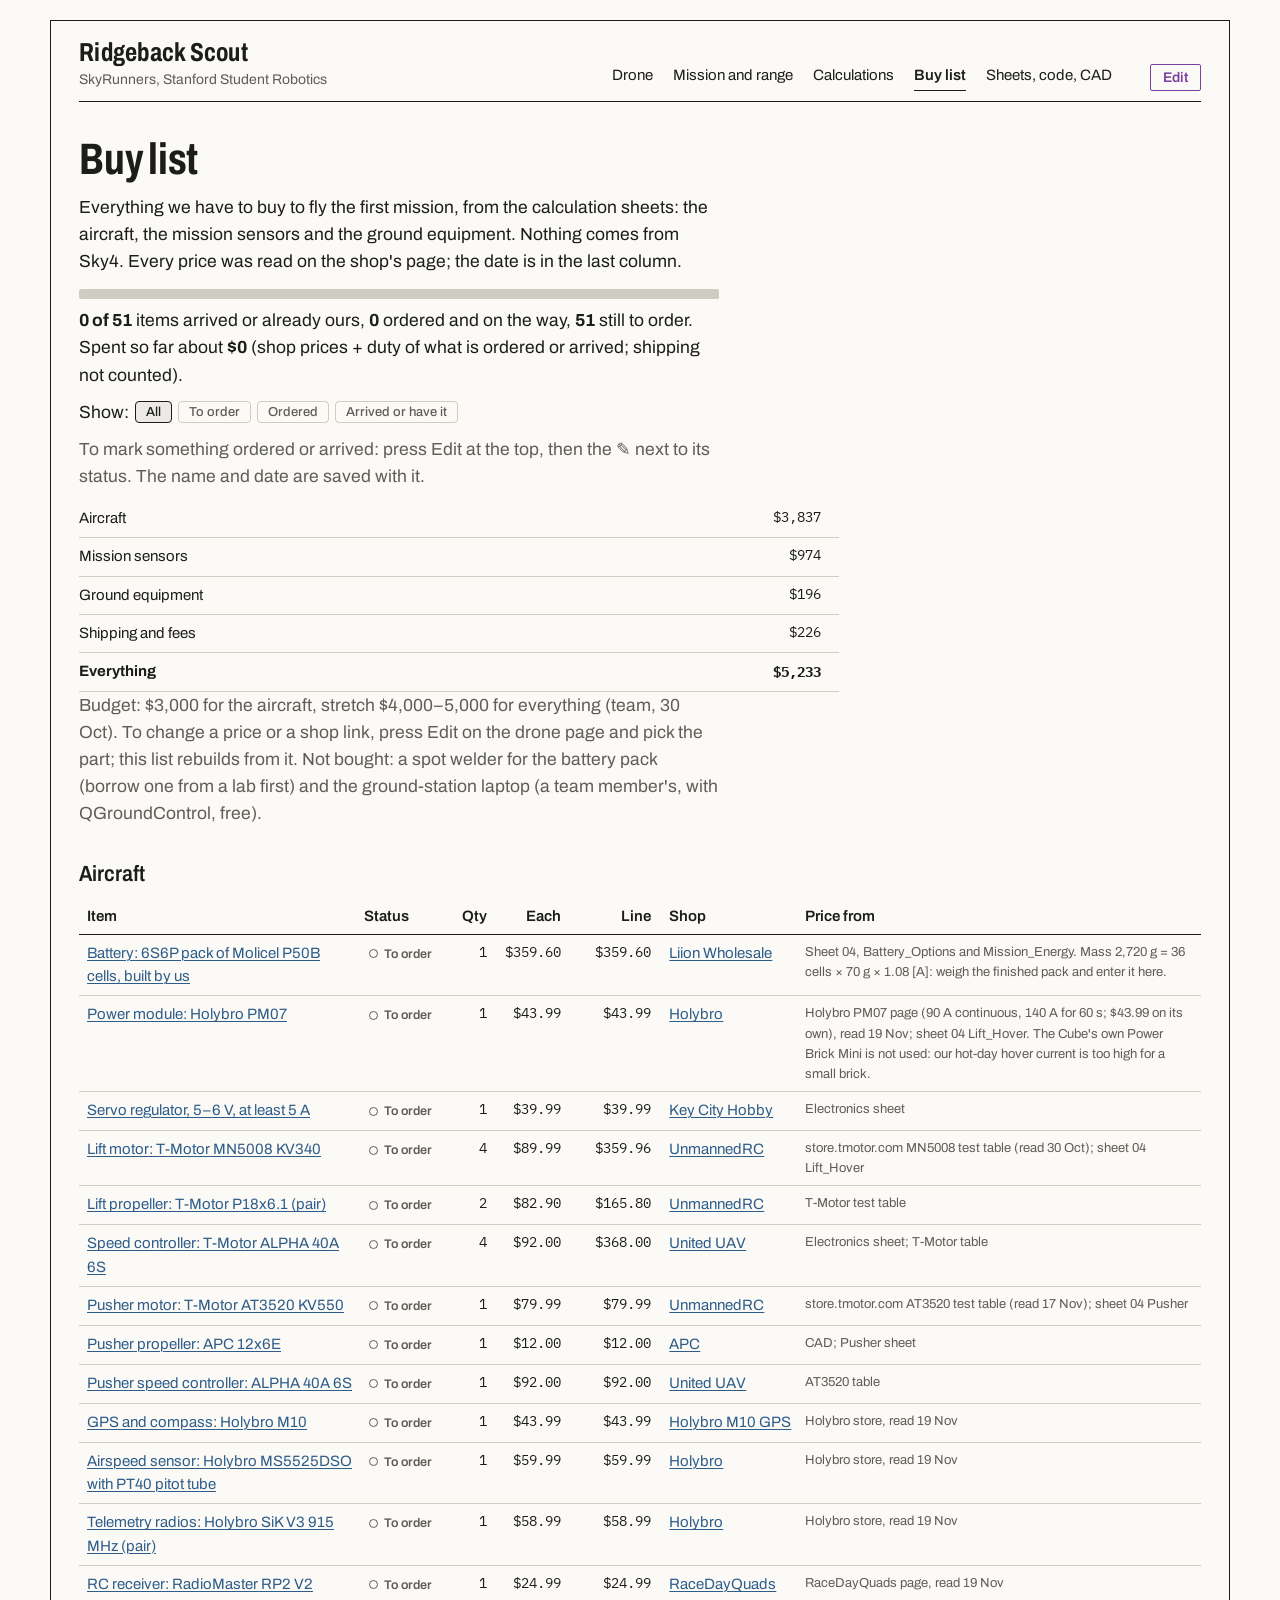
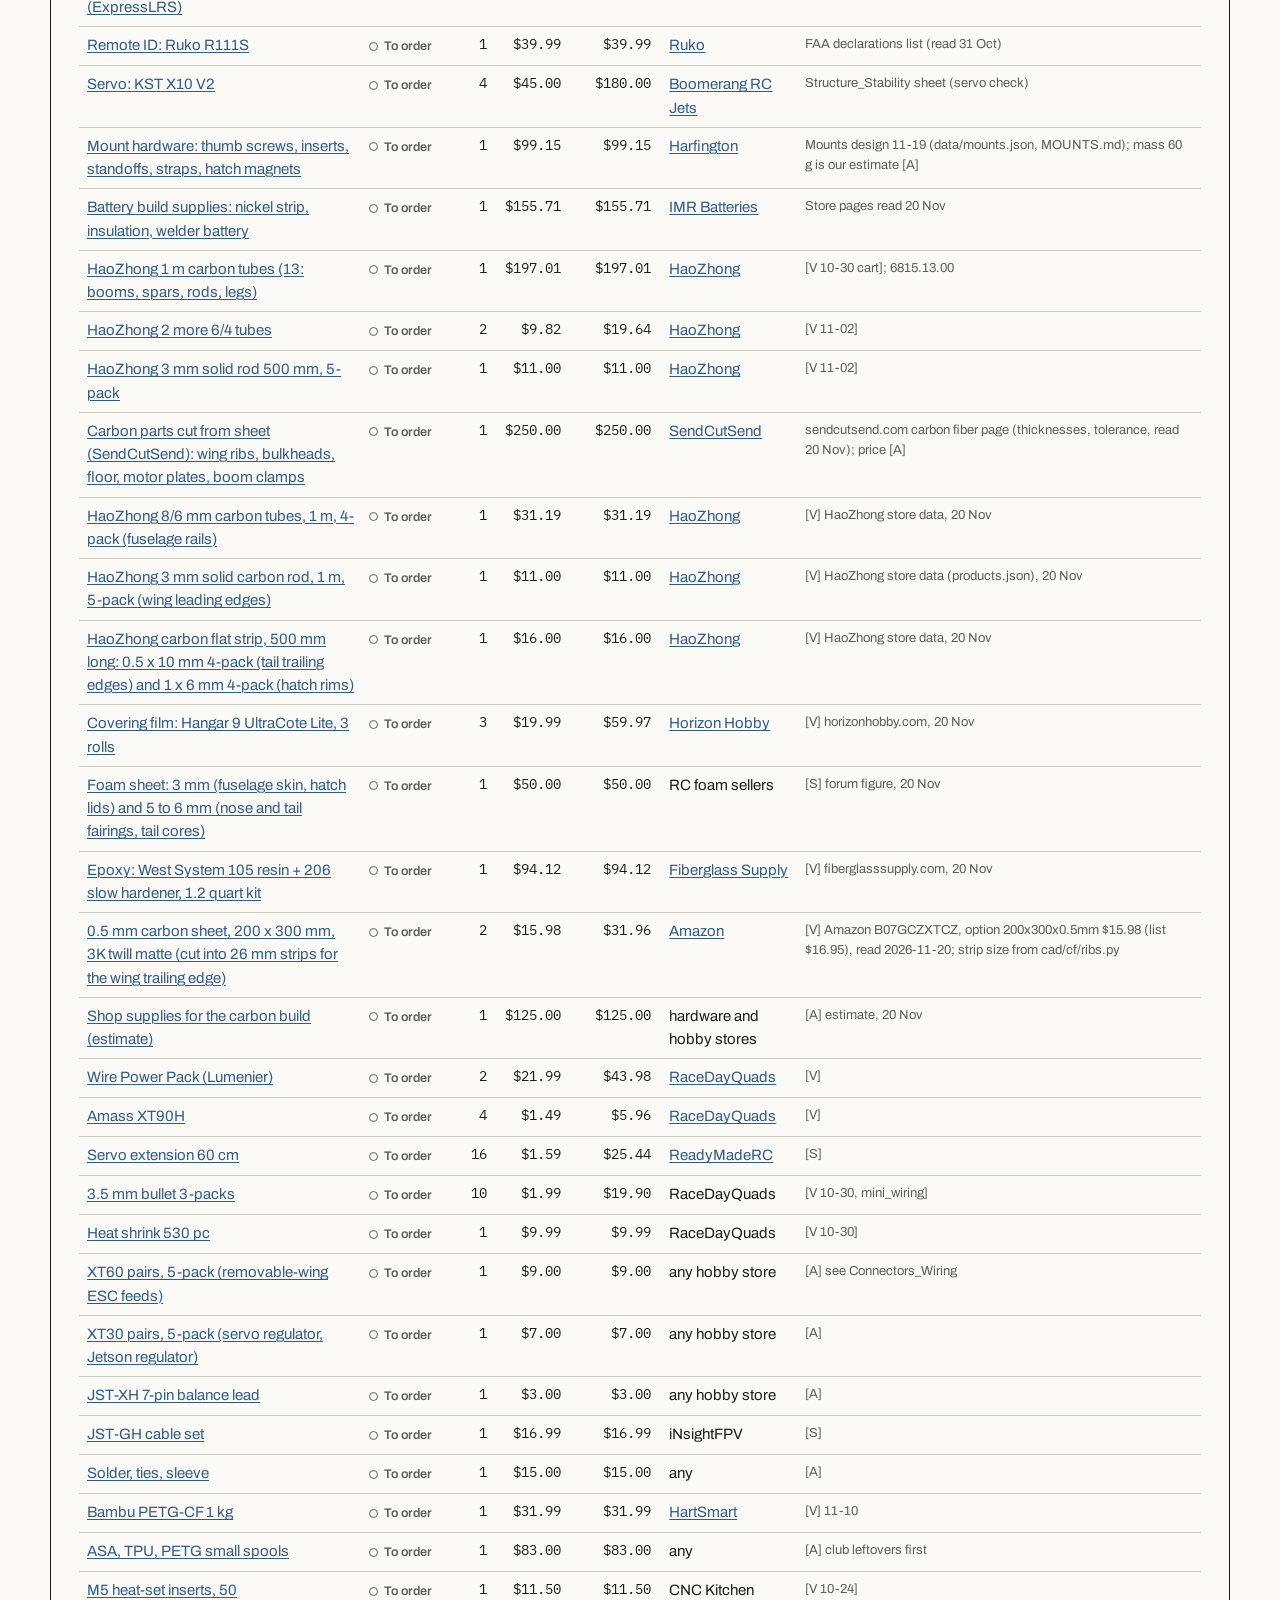
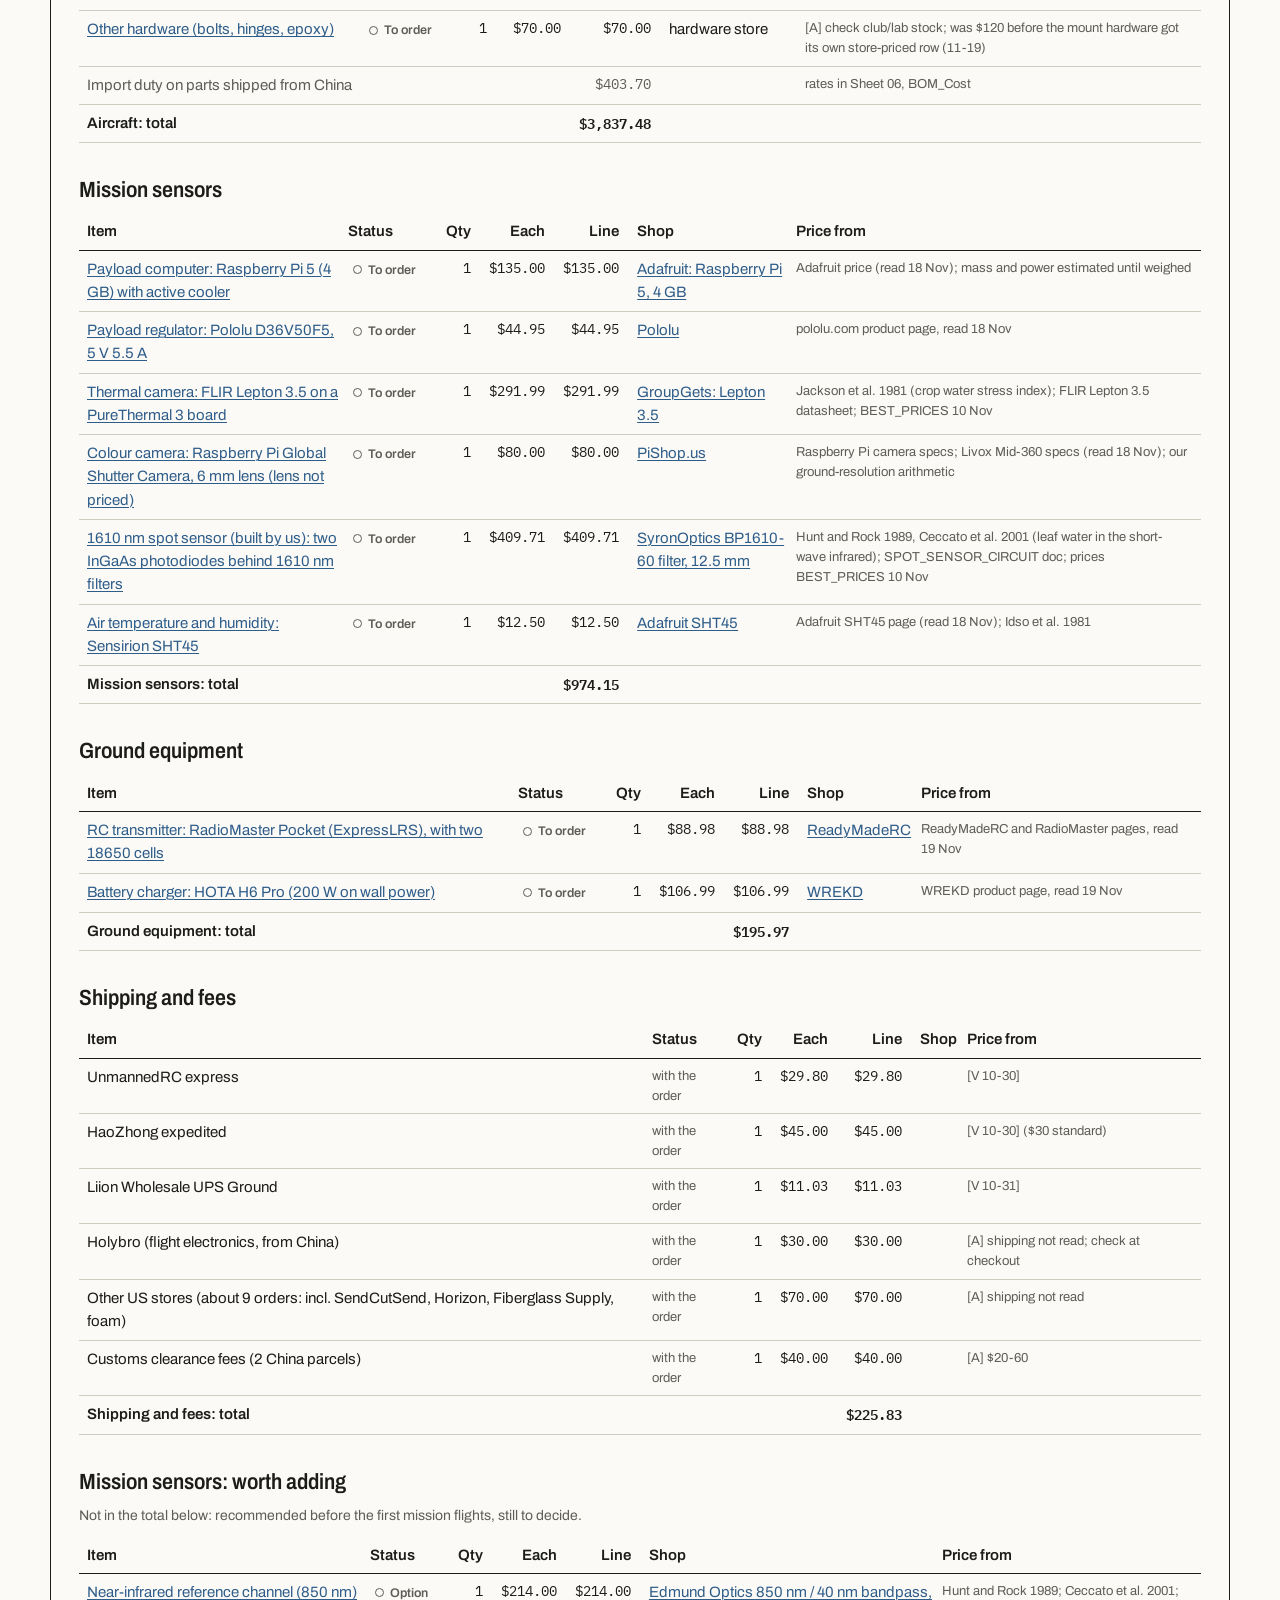
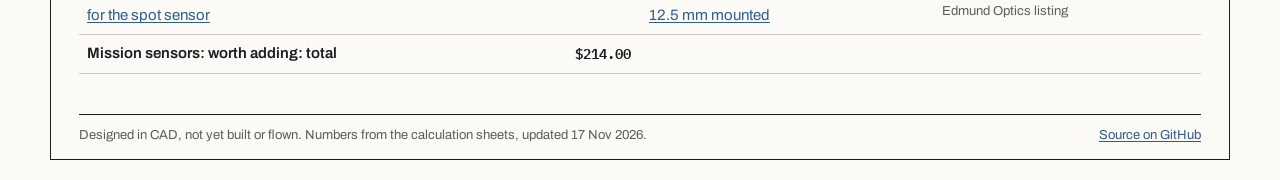
<file: docs/buy.html>
<!doctype html><html lang="en"><head><meta charset="utf-8"><meta name="viewport" content="width=device-width,initial-scale=1">
<title>Ridgeback buy list</title><link rel="preconnect" href="https://fonts.googleapis.com"><link rel="preconnect" href="https://fonts.gstatic.com" crossorigin><link href="https://fonts.googleapis.com/css2?family=Archivo:wdth,wght@75..100,400..700&family=IBM+Plex+Mono:wght@400;500&display=swap" rel="stylesheet"><link rel="stylesheet" href="assets/style.css?v=50bd34b11d"></head>
<body class=""><div class="sheet"><header class="collar"><div class="mast"><a class="home" href="index.html">Ridgeback Scout</a>
<span class="who">SkyRunners, Stanford Student Robotics</span></div><nav><a href="index.html">Drone</a><a href="mission.html">Mission and range</a><a href="calculations.html">Calculations</a><a href="buy.html" aria-current=page>Buy list</a><a href="files.html">Sheets, code, CAD</a><button type="button" id="editToggle" class="editbtn" aria-pressed="false">Edit</button></nav></header>
<div id="editbar" class="editbar" hidden></div>
<main><section class="lead"><h1>Buy list</h1>
<p>Everything we have to buy to fly the first mission, from the calculation sheets: the aircraft, the mission sensors and the ground equipment.
Nothing comes from Sky4. Every price was read on the shop's page; the date is in the last column.</p>
<div class="orders"><p class="obar" role="img" aria-label="0 of 51 items arrived, 0 ordered"><span class="s-arrived" style="flex:0"></span><span class="s-ordered" style="flex:0"></span><span class="s-to-order" style="flex:51"></span></p>
<p><b>0 of 51</b> items arrived or already ours, <b>0</b> ordered and on the way, <b>51</b> still to order. Spent so far about <b>$0</b> (shop prices + duty of what is ordered or arrived; shipping not counted).</p>
<p class="ofilter">Show: <button type="button" class="chip" data-show="all" aria-pressed="true">All</button> <button type="button" class="chip" data-show="to-order" aria-pressed="false">To order</button> <button type="button" class="chip" data-show="ordered" aria-pressed="false">Ordered</button> <button type="button" class="chip" data-show="arrived" aria-pressed="false">Arrived or have it</button></p>
<p class="small">To mark something ordered or arrived: press Edit at the top, then the ✎ next to its status. The name and date are saved with it.</p></div>
<table class="status"><tbody><tr><td>Aircraft</td><td class="num">$3,837</td></tr><tr><td>Mission sensors</td><td class="num">$974</td></tr><tr><td>Ground equipment</td><td class="num">$196</td></tr><tr><td>Shipping and fees</td><td class="num">$226</td></tr>
<tr class="tot"><td><b>Everything</b></td><td class="num"><b>$5,233</b></td></tr></tbody></table>
<p class="small">Budget: $3,000 for the aircraft, stretch $4,000–5,000 for everything (team, 30 Oct). To change a price or a shop link, press Edit on the drone page and pick the part; this list rebuilds from it.
Not bought: a spot welder for the battery pack (borrow one from a lab first) and the ground-station laptop (a team member's, with QGroundControl, free).</p></section>
<section><h2 id="aircraft">Aircraft</h2><div class="tablewrap"><table class="parts buy"><thead><tr><th>Item</th><th>Status</th><th class="num">Qty</th><th class="num">Each</th><th class="num">Line</th><th>Shop</th><th>Price from</th></tr></thead><tbody><tr><td><a href="index.html#battery">Battery: 6S6P pack of Molicel P50B cells, built by us</a></td><td><span class="ostate s-to-order" data-order="battery" data-state="to order">To order</span></td><td class="num">1</td><td class="num">$359.60</td><td class="num">$359.60</td><td><a href="https://liionwholesale.com/products/molicel-npe-inr-21700-p50b-60a-5000mah-flat-top-21700-battery-authorized-distributor" target="_blank" rel="noopener">Liion Wholesale</a></td><td class="quiet">Sheet 04, Battery_Options and Mission_Energy. Mass 2,720 g = 36 cells × 70 g × 1.08 [A]: weigh the finished pack and enter it here.</td></tr><tr><td><a href="index.html#pm07">Power module: Holybro PM07</a></td><td><span class="ostate s-to-order" data-order="pm07" data-state="to order">To order</span></td><td class="num">1</td><td class="num">$43.99</td><td class="num">$43.99</td><td><a href="https://holybro.com/products/pixhawk-4-power-module-pm07" target="_blank" rel="noopener">Holybro</a></td><td class="quiet">Holybro PM07 page (90 A continuous, 140 A for 60 s; $43.99 on its own), read 19 Nov; sheet 04 Lift_Hover. The Cube&#x27;s own Power Brick Mini is not used: our hot-day hover current is too high for a small brick.</td></tr><tr><td><a href="index.html#servo_reg">Servo regulator, 5–6 V, at least 5 A</a></td><td><span class="ostate s-to-order" data-order="servo_reg" data-state="to order">To order</span></td><td class="num">1</td><td class="num">$39.99</td><td class="num">$39.99</td><td><a href="https://keycityhobby.com/products/castle-010-0154-00" target="_blank" rel="noopener">Key City Hobby</a></td><td class="quiet">Electronics sheet</td></tr><tr><td><a href="index.html#motor_lift">Lift motor: T-Motor MN5008 KV340</a></td><td><span class="ostate s-to-order" data-order="motor_lift" data-state="to order">To order</span></td><td class="num">4</td><td class="num">$89.99</td><td class="num">$359.96</td><td><a href="https://unmannedrc.com/products/mn5008-antigravity-type-6-12s-uav-motor" target="_blank" rel="noopener">UnmannedRC</a></td><td class="quiet">store.tmotor.com MN5008 test table (read 30 Oct); sheet 04 Lift_Hover</td></tr><tr><td><a href="index.html#prop_lift">Lift propeller: T-Motor P18x6.1 (pair)</a></td><td><span class="ostate s-to-order" data-order="prop_lift" data-state="to order">To order</span></td><td class="num">2</td><td class="num">$82.90</td><td class="num">$165.80</td><td><a href="https://unmannedrc.com/products/polish-p18-6-1-prop-2pcs-pair" target="_blank" rel="noopener">UnmannedRC</a></td><td class="quiet">T-Motor test table</td></tr><tr><td><a href="index.html#esc_lift">Speed controller: T-Motor ALPHA 40A 6S</a></td><td><span class="ostate s-to-order" data-order="esc_lift" data-state="to order">To order</span></td><td class="num">4</td><td class="num">$92.00</td><td class="num">$368.00</td><td><a href="https://store.uniteduav.com/products/alpha-40a-6s" target="_blank" rel="noopener">United UAV</a></td><td class="quiet">Electronics sheet; T-Motor table</td></tr><tr><td><a href="index.html#motor_pusher">Pusher motor: T-Motor AT3520 KV550</a></td><td><span class="ostate s-to-order" data-order="motor_pusher" data-state="to order">To order</span></td><td class="num">1</td><td class="num">$79.99</td><td class="num">$79.99</td><td><a href="https://unmannedrc.com/products/at3520-long-shaft-fixed-wing-uav-motor-kv550-kv720-kv850" target="_blank" rel="noopener">UnmannedRC</a></td><td class="quiet">store.tmotor.com AT3520 test table (read 17 Nov); sheet 04 Pusher</td></tr><tr><td><a href="index.html#prop_pusher">Pusher propeller: APC 12x6E</a></td><td><span class="ostate s-to-order" data-order="prop_pusher" data-state="to order">To order</span></td><td class="num">1</td><td class="num">$12.00</td><td class="num">$12.00</td><td><a href="https://www.apcprop.com/product/12x6e/" target="_blank" rel="noopener">APC</a></td><td class="quiet">CAD; Pusher sheet</td></tr><tr><td><a href="index.html#esc_pusher">Pusher speed controller: ALPHA 40A 6S</a></td><td><span class="ostate s-to-order" data-order="esc_pusher" data-state="to order">To order</span></td><td class="num">1</td><td class="num">$92.00</td><td class="num">$92.00</td><td><a href="https://store.uniteduav.com/products/alpha-40a-6s" target="_blank" rel="noopener">United UAV</a></td><td class="quiet">AT3520 table</td></tr><tr><td><a href="index.html#gnss">GPS and compass: Holybro M10</a></td><td><span class="ostate s-to-order" data-order="gnss" data-state="to order">To order</span></td><td class="num">1</td><td class="num">$43.99</td><td class="num">$43.99</td><td><a href="https://holybro.com/products/m10-gps" target="_blank" rel="noopener">Holybro M10 GPS</a></td><td class="quiet">Holybro store, read 19 Nov</td></tr><tr><td><a href="index.html#airspeed">Airspeed sensor: Holybro MS5525DSO with PT40 pitot tube</a></td><td><span class="ostate s-to-order" data-order="airspeed" data-state="to order">To order</span></td><td class="num">1</td><td class="num">$59.99</td><td class="num">$59.99</td><td><a href="https://holybro.com/products/digital-air-speed-sensor-standard" target="_blank" rel="noopener">Holybro</a></td><td class="quiet">Holybro store, read 19 Nov</td></tr><tr><td><a href="index.html#telemetry">Telemetry radios: Holybro SiK V3 915 MHz (pair)</a></td><td><span class="ostate s-to-order" data-order="telemetry" data-state="to order">To order</span></td><td class="num">1</td><td class="num">$58.99</td><td class="num">$58.99</td><td><a href="https://holybro.com/products/sik-telemetry-radio-v3" target="_blank" rel="noopener">Holybro</a></td><td class="quiet">Holybro store, read 19 Nov</td></tr><tr><td><a href="index.html#rc_rx">RC receiver: RadioMaster RP2 V2 (ExpressLRS)</a></td><td><span class="ostate s-to-order" data-order="rc_rx" data-state="to order">To order</span></td><td class="num">1</td><td class="num">$24.99</td><td class="num">$24.99</td><td><a href="https://www.racedayquads.com/products/radiomaster-rp2-2-4ghz-elrs-nano-receiver-ceramic-antenna" target="_blank" rel="noopener">RaceDayQuads</a></td><td class="quiet">RaceDayQuads page, read 19 Nov</td></tr><tr><td><a href="index.html#remote_id">Remote ID: Ruko R111S</a></td><td><span class="ostate s-to-order" data-order="remote_id" data-state="to order">To order</span></td><td class="num">1</td><td class="num">$39.99</td><td class="num">$39.99</td><td><a href="https://www.ruko.net/products/ruko-r111-remote-id-module" target="_blank" rel="noopener">Ruko</a></td><td class="quiet">FAA declarations list (read 31 Oct)</td></tr><tr><td><a href="index.html#servos">Servo: KST X10 V2</a></td><td><span class="ostate s-to-order" data-order="servos" data-state="to order">To order</span></td><td class="num">4</td><td class="num">$45.00</td><td class="num">$180.00</td><td><a href="https://www.boomerangrcjets.com/products/kst-x10-v2-wing-servo" target="_blank" rel="noopener">Boomerang RC Jets</a></td><td class="quiet">Structure_Stability sheet (servo check)</td></tr><tr><td><a href="index.html#mount_hardware">Mount hardware: thumb screws, inserts, standoffs, straps, hatch magnets</a></td><td><span class="ostate s-to-order" data-order="mount_hardware" data-state="to order">To order</span></td><td class="num">1</td><td class="num">$99.15</td><td class="num">$99.15</td><td><a href="https://www.harfington.com/products/p-1479356" target="_blank" rel="noopener">Harfington</a></td><td class="quiet">Mounts design 11-19 (data/mounts.json, MOUNTS.md); mass 60 g is our estimate [A]</td></tr><tr><td><a href="index.html#pack_build">Battery build supplies: nickel strip, insulation, welder battery</a></td><td><span class="ostate s-to-order" data-order="pack_build" data-state="to order">To order</span></td><td class="num">1</td><td class="num">$155.71</td><td class="num">$155.71</td><td><a href="https://imrbatteries.com/products/21700-2p-pure-nickel-strip-roll-0-15mm-x-23mm-5m-16-4-feet" target="_blank" rel="noopener">IMR Batteries</a></td><td class="quiet">Store pages read 20 Nov</td></tr><tr><td><a href="index.html#tubes_main">HaoZhong 1 m carbon tubes (13: booms, spars, rods, legs)</a></td><td><span class="ostate s-to-order" data-order="tubes_main" data-state="to order">To order</span></td><td class="num">1</td><td class="num">$197.01</td><td class="num">$197.01</td><td><a href="https://carbonfibertubes.net" target="_blank" rel="noopener">HaoZhong</a></td><td class="quiet">[V 10-30 cart]; 6815.13.00</td></tr><tr><td><a href="index.html#tubes_extra">HaoZhong 2 more 6/4 tubes</a></td><td><span class="ostate s-to-order" data-order="tubes_extra" data-state="to order">To order</span></td><td class="num">2</td><td class="num">$9.82</td><td class="num">$19.64</td><td><a href="https://carbonfibertubes.net" target="_blank" rel="noopener">HaoZhong</a></td><td class="quiet">[V 11-02]</td></tr><tr><td><a href="index.html#rods_3mm">HaoZhong 3 mm solid rod 500 mm, 5-pack</a></td><td><span class="ostate s-to-order" data-order="rods_3mm" data-state="to order">To order</span></td><td class="num">1</td><td class="num">$11.00</td><td class="num">$11.00</td><td><a href="https://carbonfibertubes.net/products/carbon-fiber-solid-rod-diameter-1-20mm-x-length-500mm" target="_blank" rel="noopener">HaoZhong</a></td><td class="quiet">[V 11-02]</td></tr><tr><td><a href="index.html#cf_cut_parts">Carbon parts cut from sheet (SendCutSend): wing ribs, bulkheads, floor, motor plates, boom clamps</a></td><td><span class="ostate s-to-order" data-order="cf_cut_parts" data-state="to order">To order</span></td><td class="num">1</td><td class="num">$250.00</td><td class="num">$250.00</td><td><a href="https://sendcutsend.com/materials/carbon-fiber/" target="_blank" rel="noopener">SendCutSend</a></td><td class="quiet">sendcutsend.com carbon fiber page (thicknesses, tolerance, read 20 Nov); price [A]</td></tr><tr><td><a href="index.html#cf_rails_8x6">HaoZhong 8/6 mm carbon tubes, 1 m, 4-pack (fuselage rails)</a></td><td><span class="ostate s-to-order" data-order="cf_rails_8x6" data-state="to order">To order</span></td><td class="num">1</td><td class="num">$31.19</td><td class="num">$31.19</td><td><a href="https://carbonfibertubes.net/products/od-8mm-x-id-4mm-5mm-6mm-x-1000mm-100-roll-wrapped-carbon-fiber-tube-3k-tubing-8-4-8-5-8-6-3k-plain-glossy-matte" target="_blank" rel="noopener">HaoZhong</a></td><td class="quiet">[V] HaoZhong store data, 20 Nov</td></tr><tr><td><a href="index.html#cf_le_rods">HaoZhong 3 mm solid carbon rod, 1 m, 5-pack (wing leading edges)</a></td><td><span class="ostate s-to-order" data-order="cf_le_rods" data-state="to order">To order</span></td><td class="num">1</td><td class="num">$11.00</td><td class="num">$11.00</td><td><a href="https://carbonfibertubes.net/products/carbon-fiber-solid-rod-diameter-1-20mm-x-length-500mm-1" target="_blank" rel="noopener">HaoZhong</a></td><td class="quiet">[V] HaoZhong store data (products.json), 20 Nov</td></tr><tr><td><a href="index.html#cf_strips">HaoZhong carbon flat strip, 500 mm long: 0.5 x 10 mm 4-pack (tail trailing edges) and 1 x 6 mm 4-pack (hatch rims)</a></td><td><span class="ostate s-to-order" data-order="cf_strips" data-state="to order">To order</span></td><td class="num">1</td><td class="num">$16.00</td><td class="num">$16.00</td><td><a href="https://carbonfibertubes.net/products/carbon-fiber-sheet-diameter-0-5-0-6-0-8-1-1-2-2-3-4-x-3-4-5-6-7-10-12-15-20mm" target="_blank" rel="noopener">HaoZhong</a></td><td class="quiet">[V] HaoZhong store data, 20 Nov</td></tr><tr><td><a href="index.html#film">Covering film: Hangar 9 UltraCote Lite, 3 rolls</a></td><td><span class="ostate s-to-order" data-order="film" data-state="to order">To order</span></td><td class="num">3</td><td class="num">$19.99</td><td class="num">$59.97</td><td><a href="https://www.horizonhobby.com/product/hangar-9-ultracote-lite-transparent-white/HANU965.html" target="_blank" rel="noopener">Horizon Hobby</a></td><td class="quiet">[V] horizonhobby.com, 20 Nov</td></tr><tr><td><a href="index.html#foam_sheet">Foam sheet: 3 mm (fuselage skin, hatch lids) and 5 to 6 mm (nose and tail fairings, tail cores)</a></td><td><span class="ostate s-to-order" data-order="foam_sheet" data-state="to order">To order</span></td><td class="num">1</td><td class="num">$50.00</td><td class="num">$50.00</td><td>RC foam sellers</td><td class="quiet">[S] forum figure, 20 Nov</td></tr><tr><td><a href="index.html#epoxy">Epoxy: West System 105 resin + 206 slow hardener, 1.2 quart kit</a></td><td><span class="ostate s-to-order" data-order="epoxy" data-state="to order">To order</span></td><td class="num">1</td><td class="num">$94.12</td><td class="num">$94.12</td><td><a href="https://fiberglasssupply.com/epoxy/west-system/west-system-105-epoxy-resin/west-system-kits-105-epoxy-with-206-slow-hardener/" target="_blank" rel="noopener">Fiberglass Supply</a></td><td class="quiet">[V] fiberglasssupply.com, 20 Nov</td></tr><tr><td><a href="index.html#cf_te_sheet">0.5 mm carbon sheet, 200 x 300 mm, 3K twill matte (cut into 26 mm strips for the wing trailing edge)</a></td><td><span class="ostate s-to-order" data-order="cf_te_sheet" data-state="to order">To order</span></td><td class="num">2</td><td class="num">$15.98</td><td class="num">$31.96</td><td><a href="https://www.amazon.com/dp/B07GCZXTCZ" target="_blank" rel="noopener">Amazon</a></td><td class="quiet">[V] Amazon B07GCZXTCZ, option 200x300x0.5mm $15.98 (list $16.95), read 2026-11-20; strip size from cad/cf/ribs.py</td></tr><tr><td><a href="index.html#build_consumables">Shop supplies for the carbon build (estimate)</a></td><td><span class="ostate s-to-order" data-order="build_consumables" data-state="to order">To order</span></td><td class="num">1</td><td class="num">$125.00</td><td class="num">$125.00</td><td>hardware and hobby stores</td><td class="quiet">[A] estimate, 20 Nov</td></tr><tr><td><a href="index.html#wire_pack">Wire Power Pack (Lumenier)</a></td><td><span class="ostate s-to-order" data-order="wire_pack" data-state="to order">To order</span></td><td class="num">2</td><td class="num">$21.99</td><td class="num">$43.98</td><td><a href="https://www.racedayquads.com/products/lumenier-silicone-wire-6-roll-build-kit-power-pack" target="_blank" rel="noopener">RaceDayQuads</a></td><td class="quiet">[V]</td></tr><tr><td><a href="index.html#xt90">Amass XT90H</a></td><td><span class="ostate s-to-order" data-order="xt90" data-state="to order">To order</span></td><td class="num">4</td><td class="num">$1.49</td><td class="num">$5.96</td><td><a href="https://www.racedayquads.com/products/amass-xt90h-connector-1pc-choose-version" target="_blank" rel="noopener">RaceDayQuads</a></td><td class="quiet">[V]</td></tr><tr><td><a href="index.html#servo_ext">Servo extension 60 cm</a></td><td><span class="ostate s-to-order" data-order="servo_ext" data-state="to order">To order</span></td><td class="num">16</td><td class="num">$1.59</td><td class="num">$25.44</td><td><a href="https://www.readymaderc.com/collections/airplanes/electronics/servo-extensions" target="_blank" rel="noopener">ReadyMadeRC</a></td><td class="quiet">[S]</td></tr><tr><td><a href="index.html#bullets">3.5 mm bullet 3-packs</a></td><td><span class="ostate s-to-order" data-order="bullets" data-state="to order">To order</span></td><td class="num">10</td><td class="num">$1.99</td><td class="num">$19.90</td><td>RaceDayQuads</td><td class="quiet">[V 10-30, mini_wiring]</td></tr><tr><td><a href="index.html#heat_shrink">Heat shrink 530 pc</a></td><td><span class="ostate s-to-order" data-order="heat_shrink" data-state="to order">To order</span></td><td class="num">1</td><td class="num">$9.99</td><td class="num">$9.99</td><td>RaceDayQuads</td><td class="quiet">[V 10-30]</td></tr><tr><td><a href="index.html#xt60">XT60 pairs, 5-pack (removable-wing ESC feeds)</a></td><td><span class="ostate s-to-order" data-order="xt60" data-state="to order">To order</span></td><td class="num">1</td><td class="num">$9.00</td><td class="num">$9.00</td><td>any hobby store</td><td class="quiet">[A] see Connectors_Wiring</td></tr><tr><td><a href="index.html#xt30">XT30 pairs, 5-pack (servo regulator, Jetson regulator)</a></td><td><span class="ostate s-to-order" data-order="xt30" data-state="to order">To order</span></td><td class="num">1</td><td class="num">$7.00</td><td class="num">$7.00</td><td>any hobby store</td><td class="quiet">[A]</td></tr><tr><td><a href="index.html#balance_lead">JST-XH 7-pin balance lead</a></td><td><span class="ostate s-to-order" data-order="balance_lead" data-state="to order">To order</span></td><td class="num">1</td><td class="num">$3.00</td><td class="num">$3.00</td><td>any hobby store</td><td class="quiet">[A]</td></tr><tr><td><a href="index.html#jst_gh">JST-GH cable set</a></td><td><span class="ostate s-to-order" data-order="jst_gh" data-state="to order">To order</span></td><td class="num">1</td><td class="num">$16.99</td><td class="num">$16.99</td><td>iNsightFPV</td><td class="quiet">[S]</td></tr><tr><td><a href="index.html#solder">Solder, ties, sleeve</a></td><td><span class="ostate s-to-order" data-order="solder" data-state="to order">To order</span></td><td class="num">1</td><td class="num">$15.00</td><td class="num">$15.00</td><td>any</td><td class="quiet">[A]</td></tr><tr><td><a href="index.html#petg_cf">Bambu PETG-CF 1 kg</a></td><td><span class="ostate s-to-order" data-order="petg_cf" data-state="to order">To order</span></td><td class="num">1</td><td class="num">$31.99</td><td class="num">$31.99</td><td><a href="https://hartsmartproducts.com/products/bambu-petg-cf" target="_blank" rel="noopener">HartSmart</a></td><td class="quiet">[V] 11-10</td></tr><tr><td><a href="index.html#small_spools">ASA, TPU, PETG small spools</a></td><td><span class="ostate s-to-order" data-order="small_spools" data-state="to order">To order</span></td><td class="num">1</td><td class="num">$83.00</td><td class="num">$83.00</td><td>any</td><td class="quiet">[A] club leftovers first</td></tr><tr><td><a href="index.html#m5_inserts">M5 heat-set inserts, 50</a></td><td><span class="ostate s-to-order" data-order="m5_inserts" data-state="to order">To order</span></td><td class="num">1</td><td class="num">$11.50</td><td class="num">$11.50</td><td>CNC Kitchen</td><td class="quiet">[V 10-24]</td></tr><tr><td><a href="index.html#hardware">Other hardware (bolts, hinges, epoxy)</a></td><td><span class="ostate s-to-order" data-order="hardware" data-state="to order">To order</span></td><td class="num">1</td><td class="num">$70.00</td><td class="num">$70.00</td><td>hardware store</td><td class="quiet">[A] check club/lab stock; was $120 before the mount hardware got its own store-priced row (11-19)</td></tr><tr class="sub"><td>Import duty on parts shipped from China</td><td></td><td></td><td></td><td class="num">$403.70</td><td></td><td class="quiet">rates in Sheet 06, BOM_Cost</td></tr><tr class="tot"><td>Aircraft: total</td><td></td><td></td><td></td><td class="num">$3,837.48</td><td></td><td></td></tr></tbody></table></div></section><section><h2 id="mission-sensors">Mission sensors</h2><div class="tablewrap"><table class="parts buy"><thead><tr><th>Item</th><th>Status</th><th class="num">Qty</th><th class="num">Each</th><th class="num">Line</th><th>Shop</th><th>Price from</th></tr></thead><tbody><tr><td><a href="index.html#payload_computer">Payload computer: Raspberry Pi 5 (4 GB) with active cooler</a></td><td><span class="ostate s-to-order" data-order="payload_computer" data-state="to order">To order</span></td><td class="num">1</td><td class="num">$135.00</td><td class="num">$135.00</td><td><a href="https://www.adafruit.com/product/5812" target="_blank" rel="noopener">Adafruit: Raspberry Pi 5, 4 GB</a></td><td class="quiet">Adafruit price (read 18 Nov); mass and power estimated until weighed</td></tr><tr><td><a href="index.html#payload_power">Payload regulator: Pololu D36V50F5, 5 V 5.5 A</a></td><td><span class="ostate s-to-order" data-order="payload_power" data-state="to order">To order</span></td><td class="num">1</td><td class="num">$44.95</td><td class="num">$44.95</td><td><a href="https://www.pololu.com/product/4091" target="_blank" rel="noopener">Pololu</a></td><td class="quiet">pololu.com product page, read 18 Nov</td></tr><tr><td><a href="index.html#thermal_cam">Thermal camera: FLIR Lepton 3.5 on a PureThermal 3 board</a></td><td><span class="ostate s-to-order" data-order="thermal_cam" data-state="to order">To order</span></td><td class="num">1</td><td class="num">$291.99</td><td class="num">$291.99</td><td><a href="https://groupgets.com/products/flir-lepton-3-5" target="_blank" rel="noopener">GroupGets: Lepton 3.5</a></td><td class="quiet">Jackson et al. 1981 (crop water stress index); FLIR Lepton 3.5 datasheet; BEST_PRICES 10 Nov</td></tr><tr><td><a href="index.html#rgb_cam">Colour camera: Raspberry Pi Global Shutter Camera, 6 mm lens (lens not priced)</a></td><td><span class="ostate s-to-order" data-order="rgb_cam" data-state="to order">To order</span></td><td class="num">1</td><td class="num">$80.00</td><td class="num">$80.00</td><td><a href="https://www.pishop.us/product/raspberry-pi-global-shutter-camera/" target="_blank" rel="noopener">PiShop.us</a></td><td class="quiet">Raspberry Pi camera specs; Livox Mid-360 specs (read 18 Nov); our ground-resolution arithmetic</td></tr><tr><td><a href="index.html#spot_sensor">1610 nm spot sensor (built by us): two InGaAs photodiodes behind 1610 nm filters</a></td><td><span class="ostate s-to-order" data-order="spot_sensor" data-state="to order">To order</span></td><td class="num">1</td><td class="num">$409.71</td><td class="num">$409.71</td><td><a href="https://syronoptics.com/products/bp1610-60" target="_blank" rel="noopener">SyronOptics BP1610-60 filter, 12.5 mm</a></td><td class="quiet">Hunt and Rock 1989, Ceccato et al. 2001 (leaf water in the short-wave infrared); SPOT_SENSOR_CIRCUIT doc; prices BEST_PRICES 10 Nov</td></tr><tr><td><a href="index.html#air_sensor">Air temperature and humidity: Sensirion SHT45</a></td><td><span class="ostate s-to-order" data-order="air_sensor" data-state="to order">To order</span></td><td class="num">1</td><td class="num">$12.50</td><td class="num">$12.50</td><td><a href="https://www.adafruit.com/product/5665" target="_blank" rel="noopener">Adafruit SHT45</a></td><td class="quiet">Adafruit SHT45 page (read 18 Nov); Idso et al. 1981</td></tr><tr class="tot"><td>Mission sensors: total</td><td></td><td></td><td></td><td class="num">$974.15</td><td></td><td></td></tr></tbody></table></div></section><section><h2 id="ground-equipment">Ground equipment</h2><div class="tablewrap"><table class="parts buy"><thead><tr><th>Item</th><th>Status</th><th class="num">Qty</th><th class="num">Each</th><th class="num">Line</th><th>Shop</th><th>Price from</th></tr></thead><tbody><tr><td><a href="index.html#rc_tx">RC transmitter: RadioMaster Pocket (ExpressLRS), with two 18650 cells</a></td><td><span class="ostate s-to-order" data-order="rc_tx" data-state="to order">To order</span></td><td class="num">1</td><td class="num">$88.98</td><td class="num">$88.98</td><td><a href="https://www.readymaderc.com/products/details/85660-radiomaster-pocket-radio-controller-expresslrs-elrs-2-4ghz-charcoal-mode-2" target="_blank" rel="noopener">ReadyMadeRC</a></td><td class="quiet">ReadyMadeRC and RadioMaster pages, read 19 Nov</td></tr><tr><td><a href="index.html#charger">Battery charger: HOTA H6 Pro (200 W on wall power)</a></td><td><span class="ostate s-to-order" data-order="charger" data-state="to order">To order</span></td><td class="num">1</td><td class="num">$106.99</td><td class="num">$106.99</td><td><a href="https://wrekd.com/products/hota-h6-pro-700w-26a-1-6s-ac-dc-smart-charger-black" target="_blank" rel="noopener">WREKD</a></td><td class="quiet">WREKD product page, read 19 Nov</td></tr><tr class="tot"><td>Ground equipment: total</td><td></td><td></td><td></td><td class="num">$195.97</td><td></td><td></td></tr></tbody></table></div></section><section><h2 id="shipping-and-fees">Shipping and fees</h2><div class="tablewrap"><table class="parts buy"><thead><tr><th>Item</th><th>Status</th><th class="num">Qty</th><th class="num">Each</th><th class="num">Line</th><th>Shop</th><th>Price from</th></tr></thead><tbody><tr><td>UnmannedRC express</td><td class="quiet">with the order</td><td class="num">1</td><td class="num">$29.80</td><td class="num">$29.80</td><td></td><td class="quiet">[V 10-30]</td></tr><tr><td>HaoZhong expedited</td><td class="quiet">with the order</td><td class="num">1</td><td class="num">$45.00</td><td class="num">$45.00</td><td></td><td class="quiet">[V 10-30] ($30 standard)</td></tr><tr><td>Liion Wholesale UPS Ground</td><td class="quiet">with the order</td><td class="num">1</td><td class="num">$11.03</td><td class="num">$11.03</td><td></td><td class="quiet">[V 10-31]</td></tr><tr><td>Holybro (flight electronics, from China)</td><td class="quiet">with the order</td><td class="num">1</td><td class="num">$30.00</td><td class="num">$30.00</td><td></td><td class="quiet">[A] shipping not read; check at checkout</td></tr><tr><td>Other US stores (about 9 orders: incl. SendCutSend, Horizon, Fiberglass Supply, foam)</td><td class="quiet">with the order</td><td class="num">1</td><td class="num">$70.00</td><td class="num">$70.00</td><td></td><td class="quiet">[A] shipping not read</td></tr><tr><td>Customs clearance fees (2 China parcels)</td><td class="quiet">with the order</td><td class="num">1</td><td class="num">$40.00</td><td class="num">$40.00</td><td></td><td class="quiet">[A] $20-60</td></tr><tr class="tot"><td>Shipping and fees: total</td><td></td><td></td><td></td><td class="num">$225.83</td><td></td><td></td></tr></tbody></table></div></section><section><h2 id="mission-sensors-add">Mission sensors: worth adding</h2><p class="small">Not in the total below: recommended before the first mission flights, still to decide.</p><div class="tablewrap"><table class="parts buy"><thead><tr><th>Item</th><th>Status</th><th class="num">Qty</th><th class="num">Each</th><th class="num">Line</th><th>Shop</th><th>Price from</th></tr></thead><tbody><tr><td><a href="index.html#nir_channel">Near-infrared reference channel (850 nm) for the spot sensor</a></td><td><span class="ostate s-to-order" data-order="nir_channel" data-state="to order">Option</span></td><td class="num">1</td><td class="num">$214.00</td><td class="num">$214.00</td><td><a href="https://www.edmundoptics.com/p/850nm-cwl-40nm-fwhm-125mm-mounted-diameter/22453/" target="_blank" rel="noopener">Edmund Optics 850 nm / 40 nm bandpass, 12.5 mm mounted</a></td><td class="quiet">Hunt and Rock 1989; Ceccato et al. 2001; Edmund Optics listing</td></tr><tr class="tot"><td>Mission sensors: worth adding: total</td><td></td><td></td><td></td><td class="num">$214.00</td><td></td><td></td></tr></tbody></table></div></section></main>
<footer class="collar foot"><span>Designed in CAD, not yet built or flown. Numbers from the calculation sheets, updated 17 Nov 2026.</span>
<a href="https://github.com/guinterface/skyrunners-ridgeback">Source on GitHub</a></footer></div><script type="module" src="assets/edit.js?v=d320cd42c4"></script></body></html>
</file>
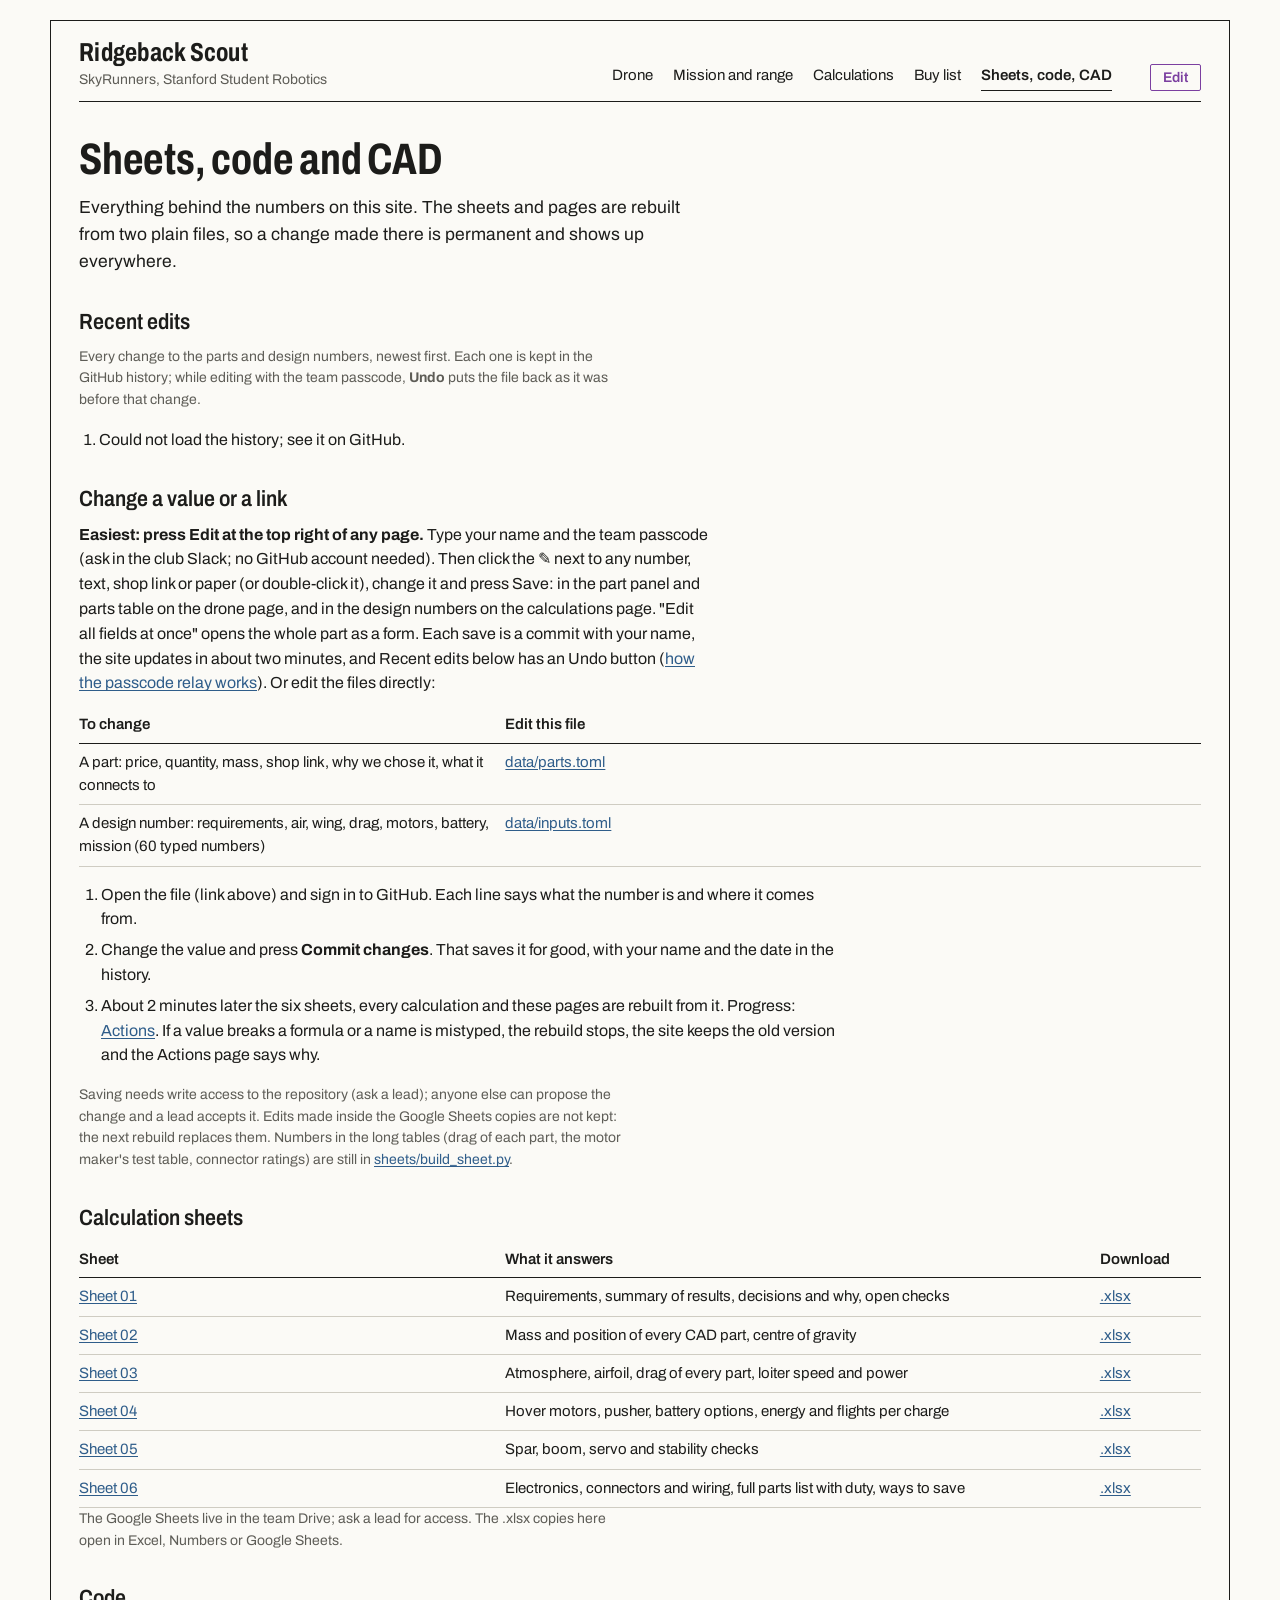
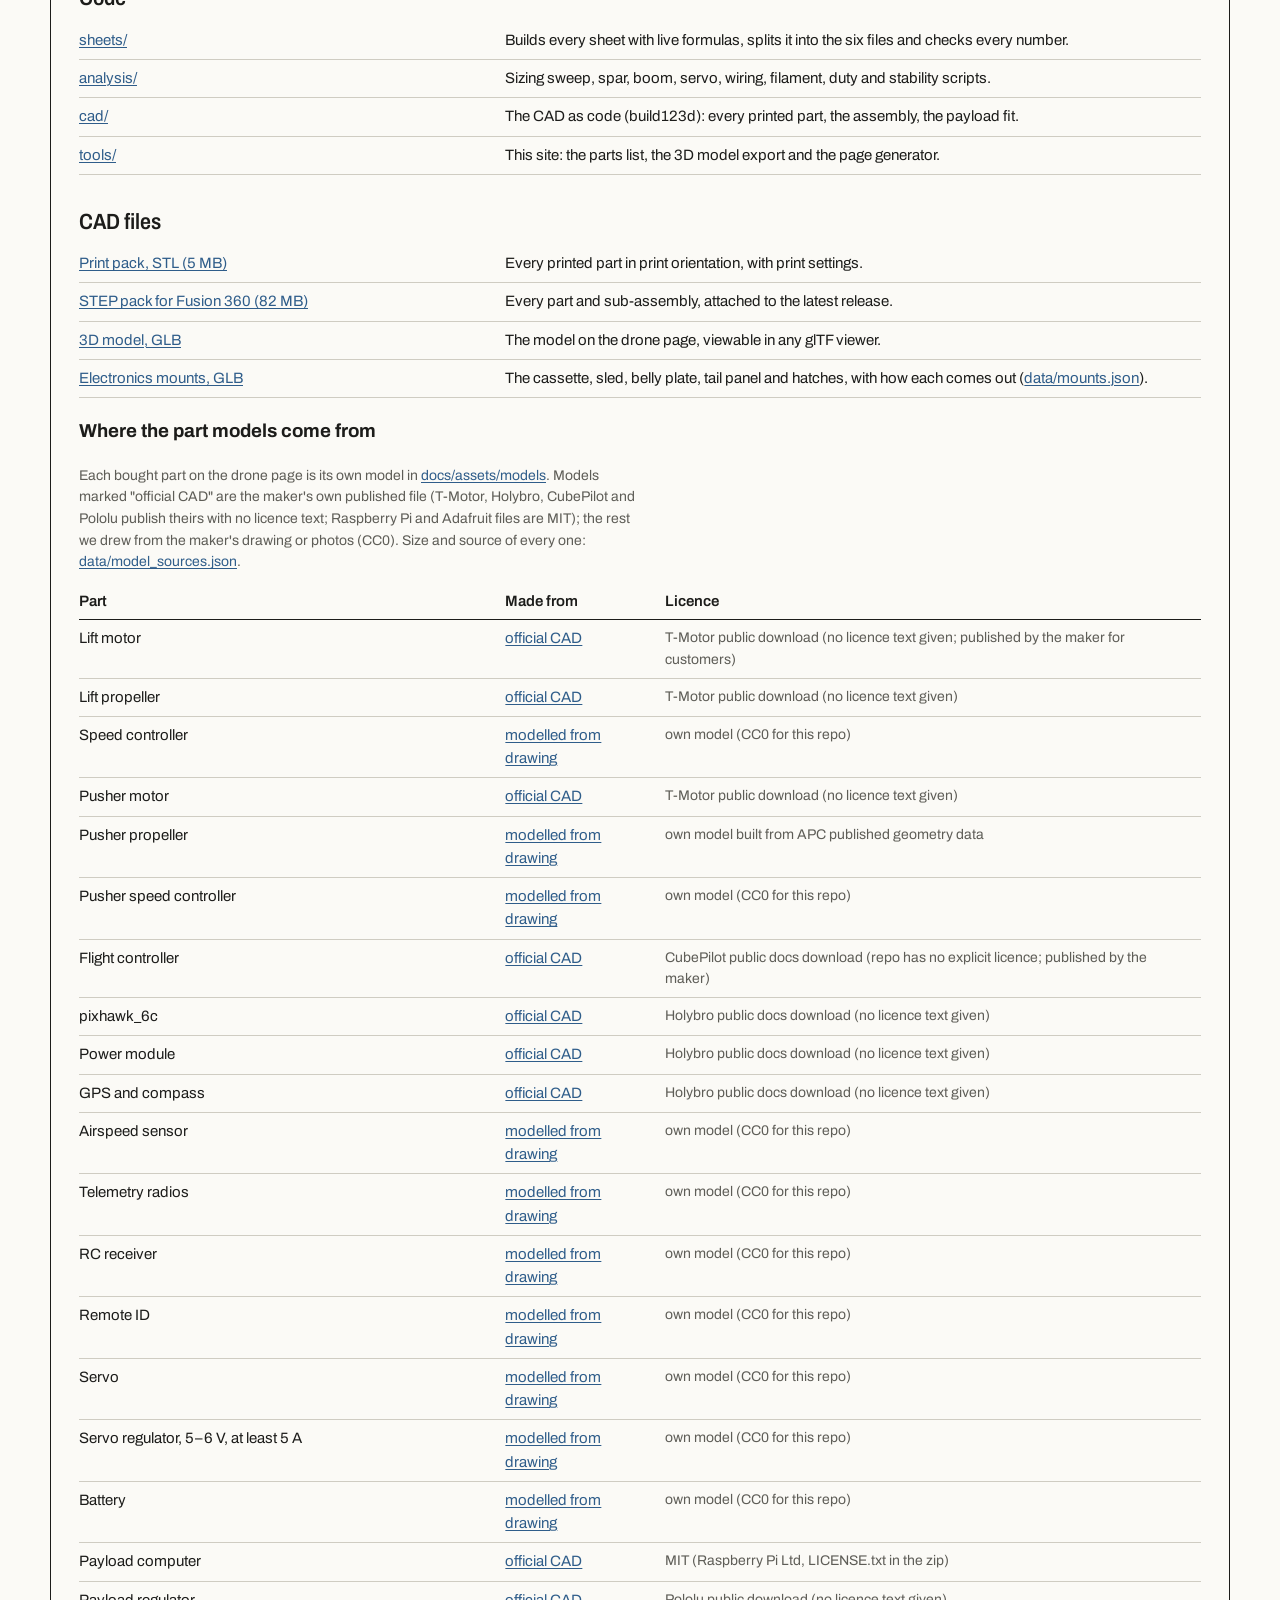
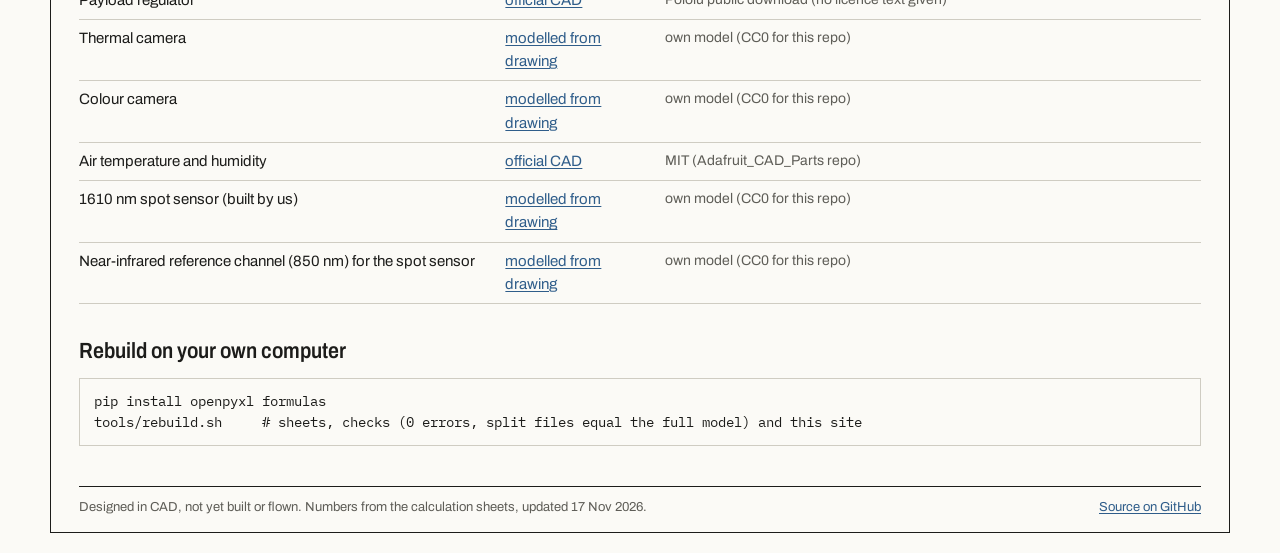
<file: docs/files.html>
<!doctype html><html lang="en"><head><meta charset="utf-8"><meta name="viewport" content="width=device-width,initial-scale=1">
<title>Ridgeback sheets, code and CAD</title><link rel="preconnect" href="https://fonts.googleapis.com"><link rel="preconnect" href="https://fonts.gstatic.com" crossorigin><link href="https://fonts.googleapis.com/css2?family=Archivo:wdth,wght@75..100,400..700&family=IBM+Plex+Mono:wght@400;500&display=swap" rel="stylesheet"><link rel="stylesheet" href="assets/style.css?v=50bd34b11d"></head>
<body class=""><div class="sheet"><header class="collar"><div class="mast"><a class="home" href="index.html">Ridgeback Scout</a>
<span class="who">SkyRunners, Stanford Student Robotics</span></div><nav><a href="index.html">Drone</a><a href="mission.html">Mission and range</a><a href="calculations.html">Calculations</a><a href="buy.html">Buy list</a><a href="files.html" aria-current=page>Sheets, code, CAD</a><button type="button" id="editToggle" class="editbtn" aria-pressed="false">Edit</button></nav></header>
<div id="editbar" class="editbar" hidden></div>
<main>
<section class="lead"><h1>Sheets, code and CAD</h1><p>Everything behind the numbers on this site. The sheets and pages are rebuilt from two plain files, so a change made there is permanent and shows up everywhere.</p></section>
<section id="edits"><h2>Recent edits</h2><p class="small">Every change to the parts and design numbers, newest first. Each one is kept in the GitHub history; while editing with the team passcode, <b>Undo</b> puts the file back as it was before that change.</p><ol class="edits" id="editlist"><li class="quiet">Loading the history…</li></ol></section>
<section id="edit"><h2>Change a value or a link</h2>
<p><b>Easiest: press Edit at the top right of any page.</b> Type your name and the team passcode (ask in the club Slack; no GitHub account needed). Then click the ✎ next to any number, text, shop link or paper (or double-click it), change it and press Save: in the part panel and parts table on the drone page, and in the design numbers on the calculations page. "Edit all fields at once" opens the whole part as a form. Each save is a commit with your name, the site updates in about two minutes, and Recent edits below has an Undo button (<a href="https://github.com/guinterface/skyrunners-ridgeback/blob/main/tools/relay/SETUP.md">how the passcode relay works</a>). Or edit the files directly:</p>
<table class="plain"><thead><tr><th>To change</th><th>Edit this file</th></tr></thead><tbody>
<tr><td>A part: price, quantity, mass, shop link, why we chose it, what it connects to</td><td><a href="https://github.com/guinterface/skyrunners-ridgeback/edit/main/data/parts.toml">data/parts.toml</a></td></tr>
<tr><td>A design number: requirements, air, wing, drag, motors, battery, mission (60 typed numbers)</td><td><a href="https://github.com/guinterface/skyrunners-ridgeback/edit/main/data/inputs.toml">data/inputs.toml</a></td></tr>
</tbody></table>
<ol class="steps"><li>Open the file (link above) and sign in to GitHub. Each line says what the number is and where it comes from.</li>
<li>Change the value and press <b>Commit changes</b>. That saves it for good, with your name and the date in the history.</li>
<li>About 2 minutes later the six sheets, every calculation and these pages are rebuilt from it. Progress: <a href="https://github.com/guinterface/skyrunners-ridgeback/actions">Actions</a>. If a value breaks a formula or a name is mistyped, the rebuild stops, the site keeps the old version and the Actions page says why.</li></ol>
<p class="small">Saving needs write access to the repository (ask a lead); anyone else can propose the change and a lead accepts it. Edits made inside the Google Sheets copies are not kept: the next rebuild replaces them. Numbers in the long tables (drag of each part, the motor maker's test table, connector ratings) are still in <a href="https://github.com/guinterface/skyrunners-ridgeback/blob/main/sheets/build_sheet.py">sheets/build_sheet.py</a>.</p></section>
<section><h2>Calculation sheets</h2>
<table class="plain"><thead><tr><th>Sheet</th><th>What it answers</th><th>Download</th></tr></thead><tbody><tr><td><a href="https://docs.google.com/spreadsheets/d/1Lf90PU3yHllITDNSm9fe6QmwvMX0xMAzxNecuPmrkMs/edit" target="_blank" rel="noopener">Sheet 01</a></td><td>Requirements, summary of results, decisions and why, open checks</td><td><a href="sheets/Ridgeback_01_Overview_Requirements_Decisions.xlsx">.xlsx</a></td></tr><tr><td><a href="https://docs.google.com/spreadsheets/d/1rWknrUbf-iej-BiXcj4_BLC2skZTdQSuQbk0XQshvV4/edit" target="_blank" rel="noopener">Sheet 02</a></td><td>Mass and position of every CAD part, centre of gravity</td><td><a href="sheets/Ridgeback_02_Mass_and_CG.xlsx">.xlsx</a></td></tr><tr><td><a href="https://docs.google.com/spreadsheets/d/1I8fQDjtHoa6atwBaMcrL3A-_c-dVePUDLHclCbcTErg/edit" target="_blank" rel="noopener">Sheet 03</a></td><td>Atmosphere, airfoil, drag of every part, loiter speed and power</td><td><a href="sheets/Ridgeback_03_Aerodynamics.xlsx">.xlsx</a></td></tr><tr><td><a href="https://docs.google.com/spreadsheets/d/1EvHCUPGKqOd5r_C8Ovc0WE_cAtYYX4ChRldxYAXIioo/edit" target="_blank" rel="noopener">Sheet 04</a></td><td>Hover motors, pusher, battery options, energy and flights per charge</td><td><a href="sheets/Ridgeback_04_Propulsion_Battery_Energy.xlsx">.xlsx</a></td></tr><tr><td><a href="https://docs.google.com/spreadsheets/d/1rwso5gjQF-HLo9VCYDpsfytdDkggvcBscgzXu6QdlQI/edit" target="_blank" rel="noopener">Sheet 05</a></td><td>Spar, boom, servo and stability checks</td><td><a href="sheets/Ridgeback_05_Structure_and_Stability.xlsx">.xlsx</a></td></tr><tr><td><a href="https://docs.google.com/spreadsheets/d/18Q2q6qN5EnCBuNXL_OXfh2iF3gvAgB0I2Ql4AO75TE8/edit" target="_blank" rel="noopener">Sheet 06</a></td><td>Electronics, connectors and wiring, full parts list with duty, ways to save</td><td><a href="sheets/Ridgeback_06_Electronics_BOM_Cost.xlsx">.xlsx</a></td></tr></tbody></table>
<p class="small">The Google Sheets live in the team Drive; ask a lead for access. The .xlsx copies here open in Excel, Numbers or Google Sheets.</p></section>
<section><h2>Code</h2>
<table class="plain"><tbody>
<tr><td><a href="https://github.com/guinterface/skyrunners-ridgeback/tree/main/sheets">sheets/</a></td><td>Builds every sheet with live formulas, splits it into the six files and checks every number.</td></tr>
<tr><td><a href="https://github.com/guinterface/skyrunners-ridgeback/tree/main/analysis">analysis/</a></td><td>Sizing sweep, spar, boom, servo, wiring, filament, duty and stability scripts.</td></tr>
<tr><td><a href="https://github.com/guinterface/skyrunners-ridgeback/tree/main/cad">cad/</a></td><td>The CAD as code (build123d): every printed part, the assembly, the payload fit.</td></tr>
<tr><td><a href="https://github.com/guinterface/skyrunners-ridgeback/tree/main/tools">tools/</a></td><td>This site: the parts list, the 3D model export and the page generator.</td></tr>
</tbody></table></section>
<section><h2>CAD files</h2>
<table class="plain"><tbody>
<tr><td><a href="cad/Ridgeback_print_pack_STL.zip">Print pack, STL (5 MB)</a></td><td>Every printed part in print orientation, with print settings.</td></tr>
<tr><td><a href="https://github.com/guinterface/skyrunners-ridgeback/releases">STEP pack for Fusion 360 (82 MB)</a></td><td>Every part and sub-assembly, attached to the latest release.</td></tr>
<tr><td><a href="assets/ridgeback.glb">3D model, GLB</a></td><td>The model on the drone page, viewable in any glTF viewer.</td></tr>
<tr><td><a href="assets/mounts.glb">Electronics mounts, GLB</a></td><td>The cassette, sled, belly plate, tail panel and hatches, with how each comes out (<a href="https://github.com/guinterface/skyrunners-ridgeback/blob/main/data/mounts.json">data/mounts.json</a>).</td></tr>
</tbody></table>
<h3>Where the part models come from</h3>
<p class="small">Each bought part on the drone page is its own model in <a href="https://github.com/guinterface/skyrunners-ridgeback/tree/main/docs/assets/models">docs/assets/models</a>. Models marked "official CAD" are the maker's own published file (T-Motor, Holybro, CubePilot and Pololu publish theirs with no licence text; Raspberry Pi and Adafruit files are MIT); the rest we drew from the maker's drawing or photos (CC0). Size and source of every one: <a href="https://github.com/guinterface/skyrunners-ridgeback/blob/main/data/model_sources.json">data/model_sources.json</a>.</p>
<div class="tablewrap"><table class="plain"><thead><tr><th>Part</th><th>Made from</th><th>Licence</th></tr></thead><tbody><tr><td>Lift motor</td><td><a href="https://cn.tmotor.com/uploadfile/downloads/tmotor-mn5008-motor-3d-model.step" target="_blank" rel="noopener">official CAD</a></td><td class="small">T-Motor public download (no licence text given; published by the maker for customers)</td></tr><tr><td>Lift propeller</td><td><a href="https://en.tmotor.com/uploadfile/downloads/tmotor-p18-propeller-3d-model.step" target="_blank" rel="noopener">official CAD</a></td><td class="small">T-Motor public download (no licence text given)</td></tr><tr><td>Speed controller</td><td><a href="https://uav-en.tmotor.com/2018/alpha_0502/159.html" target="_blank" rel="noopener">modelled from drawing</a></td><td class="small">own model (CC0 for this repo)</td></tr><tr><td>Pusher motor</td><td><a href="https://en.tmotor.com/uploadfile/downloads/tmotor-at3520-motor-3d-model.step" target="_blank" rel="noopener">official CAD</a></td><td class="small">T-Motor public download (no licence text given)</td></tr><tr><td>Pusher propeller</td><td><a href="https://www.apcprop.com/technical-information/file-downloads/ (PE0-FILES_WEB-202602.zipx, 12x6E-PERF.PE0)" target="_blank" rel="noopener">modelled from drawing</a></td><td class="small">own model built from APC published geometry data</td></tr><tr><td>Pusher speed controller</td><td><a href="https://uav-en.tmotor.com/2018/alpha_0502/159.html" target="_blank" rel="noopener">modelled from drawing</a></td><td class="small">own model (CC0 for this repo)</td></tr><tr><td>Flight controller</td><td><a href="https://docs.cubepilot.org/3d-printing/cubepilot-product-3d-model (Cube.STEP.zip, Standard Carrier Board.STEP.zip from github.com/CubePilot/cubepilot-docs)" target="_blank" rel="noopener">official CAD</a></td><td class="small">CubePilot public docs download (repo has no explicit licence; published by the maker)</td></tr><tr><td>pixhawk_6c</td><td><a href="https://docs.holybro.com/autopilot/pixhawk-6c/download (Pixhawk6C-3D-CAD.stp)" target="_blank" rel="noopener">official CAD</a></td><td class="small">Holybro public docs download (no licence text given)</td></tr><tr><td>Power module</td><td><a href="https://docs.holybro.com/power-module-and-pdb/power-module/download (pm07-pcba.stp)" target="_blank" rel="noopener">official CAD</a></td><td class="small">Holybro public docs download (no licence text given)</td></tr><tr><td>GPS and compass</td><td><a href="https://docs.holybro.com/gps-and-rtk-system/m8n-m9n-m10-gps/standard-m10-m9n-m8n-gps/download (GPS-M8N-M9N-full_asm.stp)" target="_blank" rel="noopener">official CAD</a></td><td class="small">Holybro public docs download (no licence text given)</td></tr><tr><td>Airspeed sensor</td><td><a href="https://holybro.com/products/digital-air-speed-sensor-standard (dimensioned photo)" target="_blank" rel="noopener">modelled from drawing</a></td><td class="small">own model (CC0 for this repo)</td></tr><tr><td>Telemetry radios</td><td><a href="https://docs.holybro.com/radio/sik-telemetry-radio-v3/dimension-and-pinout" target="_blank" rel="noopener">modelled from drawing</a></td><td class="small">own model (CC0 for this repo)</td></tr><tr><td>RC receiver</td><td><a href="https://radiomasterrc.com/products/rp2-expresslrs-2-4ghz-nano-receiver" target="_blank" rel="noopener">modelled from drawing</a></td><td class="small">own model (CC0 for this repo)</td></tr><tr><td>Remote ID</td><td><a href="https://www.ruko.net/products/ruko-r111-remote-id-module" target="_blank" rel="noopener">modelled from drawing</a></td><td class="small">own model (CC0 for this repo)</td></tr><tr><td>Servo</td><td><a href="https://www.boomerangrcjets.com/products/kst-x10-v2-wing-servo" target="_blank" rel="noopener">modelled from drawing</a></td><td class="small">own model (CC0 for this repo)</td></tr><tr><td>Servo regulator, 5–6 V, at least 5 A</td><td><a href="https://keycityhobby.com/products/castle-010-0154-00" target="_blank" rel="noopener">modelled from drawing</a></td><td class="small">own model (CC0 for this repo)</td></tr><tr><td>Battery</td><td><a href="https://www.molicel.com (P50B 21700: 21.7 x 70.4 mm)" target="_blank" rel="noopener">modelled from drawing</a></td><td class="small">own model (CC0 for this repo)</td></tr><tr><td>Payload computer</td><td><a href="https://datasheets.raspberrypi.com/rpi5/RaspberryPi5-step.zip" target="_blank" rel="noopener">official CAD</a></td><td class="small">MIT (Raspberry Pi Ltd, LICENSE.txt in the zip)</td></tr><tr><td>Payload regulator</td><td><a href="https://www.pololu.com/file/0J1733/d36v50fx-step-down-voltage-regulator.step" target="_blank" rel="noopener">official CAD</a></td><td class="small">Pololu public download (no licence text given)</td></tr><tr><td>Thermal camera</td><td><a href="https://groupgets-files.s3.amazonaws.com/PT3/PT3%20Datasheet%20Rev2%20Oct%202022.pdf" target="_blank" rel="noopener">modelled from drawing</a></td><td class="small">own model (CC0 for this repo)</td></tr><tr><td>Colour camera</td><td><a href="https://datasheets.raspberrypi.com/gs-camera/gs-camera-mechanical-drawing.pdf" target="_blank" rel="noopener">modelled from drawing</a></td><td class="small">own model (CC0 for this repo)</td></tr><tr><td>Air temperature and humidity</td><td><a href="https://github.com/adafruit/Adafruit_CAD_Parts/tree/main/5665%20SHT45%20Sensor" target="_blank" rel="noopener">official CAD</a></td><td class="small">MIT (Adafruit_CAD_Parts repo)</td></tr><tr><td>1610 nm spot sensor (built by us)</td><td><a href="https://github.com/guinterface/skyrunners-ridgeback/blob/main/data/parts.toml" target="_blank" rel="noopener">modelled from drawing</a></td><td class="small">own model (CC0 for this repo)</td></tr><tr><td>Near-infrared reference channel (850 nm) for the spot sensor</td><td><a href="https://github.com/guinterface/skyrunners-ridgeback/blob/main/data/parts.toml" target="_blank" rel="noopener">modelled from drawing</a></td><td class="small">own model (CC0 for this repo)</td></tr>
</tbody></table></section>
<section><h2>Rebuild on your own computer</h2>
<pre>pip install openpyxl formulas
tools/rebuild.sh     # sheets, checks (0 errors, split files equal the full model) and this site</pre></section></main>
<footer class="collar foot"><span>Designed in CAD, not yet built or flown. Numbers from the calculation sheets, updated 17 Nov 2026.</span>
<a href="https://github.com/guinterface/skyrunners-ridgeback">Source on GitHub</a></footer></div><script type="module" src="assets/edit.js?v=d320cd42c4"></script></body></html>
</file>
<file: docs/assets/style.css>
/* Ridgeback Scout. Drawn like a survey map sheet: neat line, collar, legend, map colours with meaning.
   brown = power (contour brown), ink = lift, grey = cruise, blue = flight control (water blue), green = surfaces (vegetation),
   purple = the part you selected (map revision purple), red = a requirement we do not meet yet. */
:root{--paper:#fbfaf6;--ink:#1c1c1a;--quiet:#5e5d57;--hair:#cfccc2;--brown:#8a5a2b;--veg:#e3ead6;--blue:#2f5d8a;--purple:#7b3fa0;--red:#b3261e;--green:#3f6b2f}
@media (prefers-color-scheme:dark){:root:not([data-theme="light"]){--paper:#171715;--ink:#e9e7e0;--quiet:#a6a49c;--hair:#3a3934;--brown:#c48c57;--veg:#252c1f;--blue:#86afd9;--purple:#b98ad8;--red:#e8786a;--green:#9cc58a}}
:root[data-theme="dark"]{--paper:#171715;--ink:#e9e7e0;--quiet:#a6a49c;--hair:#3a3934;--brown:#c48c57;--veg:#252c1f;--blue:#86afd9;--purple:#b98ad8;--red:#e8786a;--green:#9cc58a}
*{box-sizing:border-box}
html{background:var(--paper)}
body{margin:0;background:var(--paper);color:var(--ink);font:400 16px/1.55 "Archivo",system-ui,sans-serif;font-stretch:100%}
a{color:var(--blue);text-underline-offset:2px;text-decoration-thickness:1px}
a:focus-visible,[tabindex]:focus-visible,button:focus-visible{outline:2px solid var(--purple);outline-offset:2px}
.sheet{max-width:1180px;margin:20px auto;border:1.5px solid var(--ink);padding:0 28px}
.collar{display:flex;justify-content:space-between;align-items:flex-end;gap:16px;flex-wrap:wrap;border-bottom:1px solid var(--ink);padding:18px 0 10px}
.mast{display:flex;flex-direction:column}
.home{font:700 26px/1 "Archivo";font-stretch:75%;color:var(--ink);text-decoration:none;letter-spacing:.01em}
.who{color:var(--quiet);font-size:14px;margin-top:4px}
nav{display:flex;gap:20px;flex-wrap:wrap;font-size:15px}
nav a{color:var(--ink);text-decoration:none;padding-bottom:2px;border-bottom:1.5px solid transparent}
nav a:hover{border-bottom-color:var(--hair)}
nav a[aria-current]{border-bottom-color:var(--ink);font-weight:600}
.foot{border-bottom:none;border-top:1px solid var(--ink);font-size:13px;color:var(--quiet);padding:10px 0 14px;margin-top:40px;align-items:center}
main section{margin:34px 0}
h1{font:700 44px/1.05 "Archivo";font-stretch:75%;margin:0 0 12px;letter-spacing:-.005em}
h2{font:600 22px/1.2 "Archivo";font-stretch:85%;margin:0 0 10px}
p{max-width:70ch;margin:0 0 10px}
.lead p{font-size:17.5px;max-width:64ch}
.small{font-size:14px;color:var(--quiet)}
table{border-collapse:collapse;width:100%;font-size:15px}
th{text-align:left;font-weight:600;border-bottom:1px solid var(--ink);padding:7px 10px 6px 0;vertical-align:bottom}
td{border-bottom:1px solid var(--hair);padding:7px 10px 7px 0;vertical-align:top}
.num{text-align:right;font-family:"IBM Plex Mono",monospace;font-size:14px;white-space:nowrap;padding-right:18px}
th.num{font-family:inherit;font-size:15px}
.status{max-width:760px}
.status td.ok{color:var(--green);font-weight:600}
.status td.no{color:var(--red);font-weight:600}
.explorer{display:grid;grid-template-columns:minmax(0,1.65fr) minmax(0,1fr);gap:0;border:1px solid var(--ink)}
.viewer{border-right:1px solid var(--ink);display:flex;flex-direction:column}
#view{height:560px;background:var(--paper);cursor:grab;touch-action:none}
#view:active{cursor:grabbing}
.legend{display:flex;flex-wrap:wrap;gap:6px 18px;padding:10px 14px;border-top:1px solid var(--hair);font-size:14px}
.legend i,.key{display:inline-block;width:18px;height:10px;background:var(--c);margin-right:7px;vertical-align:0;border:1px solid var(--ink)}
.hint{font-size:13px;color:var(--quiet);padding:0 14px 10px;margin:0}
.detail{padding:16px 18px;overflow:auto;max-height:660px}
.detail h2{font-size:21px}
.detail h3{font:600 14px/1.3 "Archivo";color:var(--quiet);margin:16px 0 4px}
.detail p{font-size:15px;margin:0 0 6px}
.detail .meta{font-size:14px;color:var(--quiet);margin-bottom:8px}
.detail ul{margin:0;padding-left:18px;font-size:15px}
.detail button.link{background:none;border:none;padding:0;color:var(--blue);font:inherit;text-decoration:underline;text-underline-offset:2px;cursor:pointer}
.tablewrap{overflow-x:auto}
table.parts tr[data-id]{cursor:pointer}
table.parts tr[data-id]:hover td{background:var(--veg)}
table.parts tr.sel td{background:var(--veg);box-shadow:inset 0 -1.5px 0 var(--purple)}
table.parts tr.sel td:first-child{box-shadow:inset 3px 0 0 var(--purple),inset 0 -1.5px 0 var(--purple)}
tr.grp th{padding-top:18px;font-size:15px;border-bottom:1px solid var(--ink)}
table.plain td:first-child{width:38%}
ul.refs{padding-left:18px;max-width:74ch}ul.refs li{margin-bottom:10px}
ul.plain{padding-left:18px}
svg.day{width:100%;max-width:900px;height:auto;margin:6px 0 14px}
svg.day .axis{stroke:var(--ink);stroke-width:1.5}svg.day .tick{stroke:var(--ink)}
svg.day .t,svg.day .l{fill:var(--ink);font:400 13px "IBM Plex Mono",monospace;text-anchor:middle}
svg.day .l{font-family:"Archivo";font-size:14px}
svg.day .fl{fill:var(--ink)}
.calc{border-top:1px solid var(--hair);padding-top:18px}
.eq{overflow-x:auto;padding:4px 0;font-size:17px}
.eq .katex-display{text-align:left;margin:.4em 0}
.eq.sub{color:var(--quiet);font-size:15px}
.res{font-weight:600}
pre{font:400 14px/1.5 "IBM Plex Mono",monospace;background:var(--paper);padding:12px 14px;overflow-x:auto;border:1px solid var(--hair)}
@media (max-width:860px){
 .sheet{margin:0;border-left:none;border-right:none;padding:0 16px}
 .explorer{grid-template-columns:1fr}.viewer{border-right:none;border-bottom:1px solid var(--ink)}
 #view{height:clamp(240px,55svh,420px)}h1{font-size:34px}.detail{max-height:none}
 table.plain td:first-child{width:auto}
}
@media (prefers-reduced-motion:reduce){*{scroll-behavior:auto!important}}
span.num{padding-right:0}
/* mission map */
#map{height:540px;border:1px solid var(--ink);background:#e9e7df}
.mapbar{display:flex;gap:0;margin:8px 0 10px;border:1px solid var(--ink);width:max-content;max-width:100%;flex-wrap:wrap}
.mapbar button{font:500 15px "Archivo";background:var(--paper);color:var(--ink);border:none;padding:7px 14px;cursor:pointer}
.mapbar button+button{border-left:1px solid var(--ink)}
.mapbar button[aria-pressed="true"]{background:var(--ink);color:var(--paper)}
.maplegend{display:flex;flex-wrap:wrap;gap:6px 18px;font-size:14px;margin:10px 0 6px}
.sw{display:inline-block;width:20px;height:11px;margin-right:7px;vertical-align:-1px;border:1px solid var(--ink)}
.sw.fire{background:color-mix(in srgb,var(--red) 35%,transparent);border-color:var(--red)}
.sw.rx{background:color-mix(in srgb,var(--brown) 45%,transparent);border:1px dashed var(--brown)}
.sw.line{background:none;border:none;border-top:2px solid var(--ink);height:0;vertical-align:3px}
.sw.ring{background:none;border:none;border-top:2px dashed var(--blue);height:0;vertical-align:3px}
.sw.plot{background:color-mix(in srgb,var(--green) 20%,transparent);border-color:var(--green)}
.sw.path{background:none;border:none;border-top:2px solid var(--purple);height:0;vertical-align:3px}
.leaflet-tooltip.maplabel{background:none;border:none;box-shadow:none;font:600 13px "Archivo";color:var(--ink);padding:0}
.leaflet-tooltip.maplabel::before{display:none}
.leaflet-container{font-family:"Archivo",sans-serif}
@media (max-width:860px){#map{height:400px}}
/* explorer controls */
.viewbar{display:flex;justify-content:space-between;align-items:center;gap:10px;padding:8px 12px;border-bottom:1px solid var(--hair);flex-wrap:wrap}
.viewbar .mapbar{margin:0}
.plainbtn{font:500 15px "Archivo";background:none;border:none;color:var(--blue);text-decoration:underline;text-underline-offset:2px;cursor:pointer;padding:4px 0}
.viewwrap{position:relative}
.tip{position:absolute;pointer-events:none;background:var(--paper);border:1px solid var(--ink);padding:3px 8px;font:500 13px "Archivo";white-space:nowrap}
.leaflet-tooltip.maplabel.water{font:italic 400 14px "Archivo";color:#4f6f8f}
.leaflet-tooltip.maplabel.quiet{font:400 13px "Archivo";color:var(--quiet);letter-spacing:.04em}
.leaflet-tooltip.maplabel.fire{font:600 12.5px "Archivo";color:var(--red)}
.refh{font:600 15px "Archivo";margin:18px 0 6px;color:var(--ink)}
/* field-map sketch and contour backgrounds */
.scene{margin:22px 0 0;border:1px solid var(--ink);background:var(--paper);aspect-ratio:1600/640;overflow:hidden}
.scene svg{width:100%;height:100%;display:block}
.scene .ring{fill:none;stroke:var(--blue);stroke-width:2;stroke-dasharray:10 9}
.scene .plot{fill:color-mix(in srgb,var(--green) 16%,transparent);stroke:var(--green);stroke-width:2}
.scene .lines{fill:none;stroke:var(--purple);stroke-width:1.6}
.scene .leg{fill:none;stroke:var(--purple);stroke-width:1.6;stroke-dasharray:5 6}
.scene .to circle{fill:var(--paper);stroke:var(--ink);stroke-width:2.5}.scene .to line{stroke:var(--ink);stroke-width:2.5}
.scene .sk{font:600 22px "Archivo";fill:var(--ink);paint-order:stroke;stroke:var(--paper);stroke-width:6px}
.scene .sk.quiet{font-weight:400;fill:var(--quiet);font-size:18px}
.viewwrap{background:var(--paper) url(contours.svg) center/cover no-repeat}
.viewwrap::before{content:"";position:absolute;inset:0;background:var(--paper);opacity:.55;pointer-events:none}
#view{position:relative;background:transparent}
.picks{display:flex;flex-wrap:wrap;align-items:center;gap:6px 8px;padding:8px 12px;border-bottom:1px solid var(--hair);font-size:14px}
.picks span{color:var(--quiet)}
.picks button{font:500 14px "Archivo";background:var(--paper);color:var(--ink);border:1px solid var(--ink);padding:3px 10px;cursor:pointer}
.picks button:hover{background:var(--veg)}
.calcbox{border-left:3px solid var(--purple);padding:4px 0 4px 12px;margin:6px 0 4px}
.calcbox .katex{font-size:1.02em}
.calcbox .line{overflow-x:auto;padding:2px 0}
.calcbox .why{font-size:13.5px;color:var(--quiet);margin:0 0 6px}
ol.steps{max-width:760px;padding-left:22px;line-height:1.55}ol.steps li{margin:6px 0}
.picks .sens{border-color:#1f7a72;color:#1f7a72}
.picks .sens[aria-pressed="true"],.picks .sens.on{background:#1f7a72;color:#fff}
.detail .size{font-size:14px;margin:.4em 0 .2em}
tr.tot td{font-weight:600;border-top:1px solid var(--ink)}
ul.open{max-width:760px;line-height:1.55;padding-left:20px}ul.open li{margin:6px 0}
/* in-page editing */
.editbtn{font:600 14px "Archivo";margin-left:18px;padding:5px 12px;border:1.5px solid var(--purple);color:var(--purple);background:none;border-radius:2px;cursor:pointer}
.editbtn[aria-pressed="true"]{background:var(--purple);color:#fff}
.editbar{margin:10px 0 0;padding:10px 14px;border-left:3px solid var(--purple);background:color-mix(in srgb,var(--purple) 7%,var(--paper));font-size:14px;line-height:1.6}
.editbar.bad{border-color:var(--red)}.editbar.ok{border-color:var(--green)}
.editbar input[type=password]{font:13px "IBM Plex Mono";padding:3px 6px}
.editbar button:not(.plainbtn){font:600 13px "Archivo";padding:3px 10px;background:var(--ink);color:var(--paper);border:0;cursor:pointer}
.pform .fld{display:block;margin:10px 0}.pform .fld>span{display:block;font-size:13px;font-weight:600;color:var(--quiet);margin-bottom:3px}
.pform input,.pform textarea{width:100%;box-sizing:border-box;font:14px/1.45 "Archivo";padding:6px 8px;border:1px solid var(--hair);background:#fff;color:var(--ink)}
.pform .buyrow{display:grid;grid-template-columns:1.2fr 1.6fr .7fr auto;gap:6px;margin-bottom:6px}
.pform .err,#saveInputs .err{color:var(--red);font-size:14px}
.pform .actions button[type=submit],#saveInputs button{font:600 14px "Archivo";padding:7px 14px;background:var(--purple);color:#fff;border:0;cursor:pointer}
body.editing #inputs td.val input{font:14px "IBM Plex Mono";width:7em;text-align:right;padding:3px 5px;border:1px solid var(--purple);background:#fff}
@media (prefers-color-scheme: dark){.pform input,.pform textarea,body.editing #inputs td.val input{background:var(--paper)}}
/* drawn map sheets (tools/make_map.py) */
.mapsvg{display:block;width:100%;height:auto;background:var(--paper)}
.mapsvg .land{fill:var(--paper)}
.mapsvg .sea{fill:color-mix(in srgb,var(--blue) 13%,var(--paper))}
.mapsvg .seaw{fill:url(#waves)}.mapsvg .wv{fill:none;stroke:color-mix(in srgb,var(--blue) 35%,var(--paper));stroke-width:.7}
.mapsvg .ct{fill:none;stroke:color-mix(in srgb,var(--brown) 45%,var(--paper));stroke-width:.55}
.mapsvg .ct.ix{stroke:color-mix(in srgb,var(--brown) 80%,var(--paper));stroke-width:1.1}
.mapsvg .fire{fill:url(#hatchFire);stroke:var(--red);stroke-width:1.3;cursor:help}
.mapsvg .hf{stroke:var(--red);stroke-width:1.4;opacity:.55}
.mapsvg .rx{fill:url(#hatchRx);stroke:var(--green);stroke-width:1.2;stroke-dasharray:3 2;cursor:help}
.mapsvg .hr{stroke:var(--green);stroke-width:1.3;opacity:.7}
.mapsvg .fire:hover,.mapsvg .rx:hover,.mapsvg .jrbp:hover,.mapsvg .plot:hover{stroke-width:2.6}
.mapsvg .jrbp{fill:none;stroke:var(--ink);stroke-width:1.8;stroke-dasharray:8 3 2 3;cursor:help;pointer-events:visibleStroke}
.mapsvg .pt{fill:var(--ink)}
.mapsvg .neat{fill:none;stroke:var(--ink);stroke-width:1.5}
.mapsvg .grat{stroke:var(--ink);stroke-width:1}
.mapsvg text{font-family:Archivo,sans-serif;fill:var(--ink);paint-order:stroke;stroke:var(--paper);stroke-width:3.5px;stroke-linejoin:round}
.mapsvg .tick{font:11px "IBM Plex Mono",monospace;fill:var(--quiet)}
.mapsvg .lab{font-size:14px}.mapsvg .lab.b{font-weight:600}
.mapsvg .lab.sea{font-size:15px;letter-spacing:.32em;fill:color-mix(in srgb,var(--blue) 75%,var(--ink));font-style:italic}
.mapsvg .lab.mtn{font-size:17px;letter-spacing:.45em;fill:color-mix(in srgb,var(--brown) 85%,var(--ink))}
.mapsvg .lab.fireL{font-weight:700;fill:var(--red);font-size:14px}.mapsvg .lab.fireS{font-size:12px;fill:var(--red)}
.mapsvg .sb1{fill:var(--ink)}.mapsvg .sb2{fill:var(--paper);stroke:var(--ink)}
.mapsvg .north path{fill:var(--ink)}
.mapsvg .ring{fill:none;stroke:var(--blue);stroke-width:2;stroke-dasharray:9 6;cursor:help;pointer-events:visibleStroke}
.mapsvg .plot{fill:color-mix(in srgb,var(--green) 14%,transparent);stroke:var(--green);stroke-width:1.6;cursor:help}
.mapsvg .path{fill:none;stroke:var(--purple);stroke-width:1.6;stroke-linejoin:round;cursor:help}
.mapsvg .to circle{fill:var(--paper);stroke:var(--ink);stroke-width:2}.mapsvg .to path{stroke:var(--ink);stroke-width:1.8}
.sw.fire{background:repeating-linear-gradient(45deg,color-mix(in srgb,var(--red) 55%,transparent) 0 1.5px,transparent 1.5px 5px);border-color:var(--red)}
.sw.rx{background:repeating-linear-gradient(-45deg,color-mix(in srgb,var(--green) 70%,transparent) 0 1.5px,transparent 1.5px 4px);border:1px dashed var(--green)}
.sw.line{border-top:2px dashed var(--ink)}
.sw.sea{background:color-mix(in srgb,var(--blue) 13%,var(--paper));border-color:color-mix(in srgb,var(--blue) 40%,var(--paper))}
.sw.ct{background:none;border:none;border-top:1.5px solid color-mix(in srgb,var(--brown) 70%,var(--paper));height:0;vertical-align:3px}
/* map sheets on the mission page */
.mapsheet{margin:22px 0 8px;border:1px solid var(--ink);background:var(--paper)}
.mapsheet .mapholder{border-top:1px solid var(--ink);border-bottom:1px solid var(--hair)}.mapsheet .mapholder[aria-busy]{min-height:300px}
.mapsvg .short{display:none}
@media (max-width:700px){.mapsvg .long{display:none}.mapsvg .short{display:inline}.mapsvg .lab,.mapsvg .lab.fireL{font-size:36px}.mapsvg .lab.sea,.mapsvg .lab.mtn{font-size:34px}.mapsvg .tick{font-size:26px}svg.day .t,svg.day .l{font-size:26px}.collar2 #replay,.collar2 .toggles{margin-left:0}}
.mapsheet .maplegend{padding:8px 14px 10px;margin:0}
.collar2{display:flex;flex-wrap:wrap;align-items:baseline;gap:6px 14px;padding:9px 14px;font-size:14px}
.collar2 b{font-size:16px}.collar2 .quiet{color:var(--quiet)}
.collar2 .sheetno{font:600 12px "IBM Plex Mono";letter-spacing:.08em;text-transform:uppercase;border:1px solid var(--ink);padding:1px 6px}
.collar2 #replay,.collar2 .toggles{margin-left:auto}.toggles label{margin-left:12px;cursor:pointer}
#maptip{position:absolute;z-index:5;white-space:normal;max-width:320px}
/* the mission page sits on a map table: real contours around the sheet */
body.maptable{background:var(--paper)}
body.maptable>*{position:relative;z-index:1}
body.maptable::before{content:"";position:fixed;inset:0;z-index:0;pointer-events:none;background:url(map/table.svg) center/cover no-repeat}
@media (prefers-color-scheme:dark){body.maptable::before{display:none}}
body.maptable .sheet{background:var(--paper);box-shadow:0 0 22px 14px color-mix(in srgb,var(--paper) 90%,transparent)}  /* soft margin, no straight cut */
.detail dl.meta{display:grid;grid-template-columns:repeat(3,auto);gap:4px 16px;margin:6px 0 4px;font-size:14px}
.detail dl.meta div{min-width:0}.detail dl.meta dt{font-size:11px;letter-spacing:.06em;text-transform:uppercase;color:var(--quiet)}.detail dl.meta dd{margin:0}
.mapsvg .core{fill:none;stroke:var(--green);stroke-width:1.2;stroke-dasharray:4 3}
table.parts tr.add td{color:var(--quiet)}
table.parts td:first-child,table.parts th:first-child{padding-left:8px}
ol.chain{max-width:760px;padding-left:22px;line-height:1.55}ol.chain li{margin:6px 0}
table.why td{vertical-align:top}table.why td:first-child{white-space:nowrap;font-weight:600}
table.why ul.refs{margin:0;padding-left:16px;font-size:14px;line-height:1.45}table.why ul.refs li{margin:0 0 4px}
table.why .quiet{color:var(--quiet);font-size:14px}
.pform .refrow{grid-template-columns:1.4fr 1.2fr 1.6fr auto}
.editbar .row{display:flex;flex-wrap:wrap;gap:8px 14px;align-items:center;margin:8px 0 6px}.editbar .row label{white-space:nowrap}.editbar .small{display:block}
table.why th:nth-child(2){width:38%}table.why th:nth-child(3){width:44%}
table.access td{vertical-align:top;font-size:15px}table.access td .quiet{color:var(--quiet);font-size:13px}
table.access .acctag{white-space:nowrap;font:500 12px "IBM Plex Mono",monospace;text-transform:uppercase;letter-spacing:.06em}
table.access tr.acc-fix .acctag{color:var(--red)}table.access tr.acc-good .acctag{color:var(--green)}
ol.edits{padding-left:20px;line-height:1.6;max-width:820px}ol.edits .when{font:12px "IBM Plex Mono",monospace;color:var(--quiet)}ol.edits .undo{margin-left:6px}
table.gap td.ok{color:var(--green);font-weight:600}table.gap td.no{color:var(--red);font-weight:600}table.gap .quiet{color:var(--quiet);font-size:14px}
table.buy td.quiet{color:var(--quiet);font-size:13px}table.buy tr.sub td{color:var(--quiet)}
/* quick edits: pencil next to each value while editing; double-click works too */
.pen{display:inline-block;margin-left:4px;padding:0 4px;font:14px/1.2 system-ui,sans-serif;background:none;border:1px solid transparent;border-radius:3px;color:var(--purple);cursor:pointer;vertical-align:baseline;opacity:.75}
.pen:hover,.pen:focus-visible{opacity:1;border-color:var(--purple)}
body.editing [data-f],body.editing [data-buy],body.editing [data-ref],body.editing #inputs td.val{cursor:text;border-radius:2px}
body.editing #detail [data-f]:empty::before{content:"(empty)";color:var(--quiet);font-style:italic}
.qhint{font-size:13px;color:var(--quiet);border-left:3px solid var(--purple);padding:2px 0 2px 8px;margin:0 0 10px}
form.qedit{display:inline-flex;flex-wrap:wrap;gap:6px;align-items:center;max-width:100%}
form.qedit input,form.qedit textarea{font:14px/1.45 "Archivo";padding:4px 7px;border:1px solid var(--purple);background:#fff;color:var(--ink);max-width:100%;box-sizing:border-box}
form.qedit.multi input{flex:1 1 160px}
form.qedit textarea{width:100%}
form.qedit .ok{font:600 13px "Archivo";padding:5px 12px;background:var(--purple);color:#fff;border:0;cursor:pointer}
form.qedit .plainbtn{font-size:13px}
form.qedit .err{flex-basis:100%;color:var(--red);font-size:13px}
.saving{color:var(--quiet);font-style:italic}
td.num form.qedit{justify-content:flex-end}
@media (prefers-color-scheme:dark){:root:not([data-theme="light"]) form.qedit input,:root:not([data-theme="light"]) form.qedit textarea{background:var(--paper)}}
:root[data-theme="dark"] form.qedit input,:root[data-theme="dark"] form.qedit textarea{background:var(--paper)}
#detail button.link{text-align:left;display:inline;padding:0}
/* pencils show for everyone; quieter until editing */
body:not(.editing) .pen{opacity:.4}
body:not(.editing) .pen:hover,body:not(.editing) .pen:focus-visible{opacity:1}
.loginpop{display:inline-flex;flex-wrap:wrap;align-items:center;gap:6px;margin-left:6px;padding:3px 8px;font:500 13px "Archivo";color:var(--ink);background:var(--paper);border:1px solid var(--purple);border-radius:3px;box-shadow:0 2px 8px rgba(0,0,0,.12);white-space:nowrap;vertical-align:middle}
.loginpop .go{font:600 13px "Archivo";padding:3px 10px;background:var(--purple);color:#fff;border:0;cursor:pointer}
.loginpop .plainbtn{font-size:13px;padding:0}
/* order status: text label always present, colour only supports it */
table.buy td .small{color:var(--quiet);font-size:12px}
.orders{margin:14px 0 4px;max-width:46rem}
.obar{display:flex;height:10px;margin:0 0 8px;background:var(--hair);gap:2px;overflow:hidden;border-radius:2px}
.obar span{min-width:0}
.obar .s-arrived{background:var(--green)}.obar .s-ordered{background:var(--blue)}.obar .s-to-order{background:var(--hair)}
.ofilter{display:flex;flex-wrap:wrap;gap:6px;align-items:center;font-size:14px}
.loginpop{position:absolute;left:0;top:calc(100% + 4px);z-index:30;margin:0}
td.num .loginpop{left:auto;right:0}
/* order board (drone page, under the 3D drone) */
#order .ototals{display:flex;flex-wrap:wrap;gap:6px 26px;margin:4px 0 10px;font-size:14px}
#order .ototals .big{font:700 22px/1.1 "Archivo";margin-right:4px}
table.board tbody.grp tr.grp th{padding-top:16px;font:700 15px "Archivo";text-align:left}
table.board .gcount{float:right;font:500 12px "Archivo";color:var(--quiet)}
table.board td.st{white-space:nowrap;width:1%}
table.board td.st .when{display:block;font-size:11px;color:var(--quiet);margin-top:2px}
table.board td.pname{cursor:pointer}
table.board tr[data-id]:hover td.pname{text-decoration:underline;text-underline-offset:3px}
table.board tr.addrow td{padding:2px 8px 10px}
table.board .addpart{font-size:13px;opacity:.85}
table.board td.rm{width:1%}
table.board .outpart{font-size:12px;color:var(--red)}
table.board tr.removing{opacity:.45}
table.board tr.newpart form.addform input{flex:1 1 110px}
table.board tr.newpart form.addform input[name=name]{flex:2 1 220px}
@media (max-width:640px){table.board td:nth-child(4),table.board th:nth-child(4),table.board td:nth-child(6),table.board th:nth-child(6){display:none}}
/* status chips are buttons: a small caret, no pencil; the menu lists the four states */

form.qedit.multi,form.qedit.tall{display:flex;width:100%}
body.editing .editing-now{background:none!important}
.anchor{position:relative}
/* status: a coloured dot and a word; clickable ones get a quiet hover and a caret */
.ostate{display:inline-flex;align-items:center;gap:6px;font:600 12.5px/1.6 "Archivo";color:var(--ink);white-space:nowrap;padding:1px 6px 1px 4px;border-radius:4px}
.ostate::before{content:"";flex:none;width:9px;height:9px;border-radius:50%;box-sizing:border-box;border:1.5px solid var(--quiet)}
.ostate.s-to-order{color:var(--quiet)}
.ostate.s-ordered::before{border-color:var(--blue);background:var(--blue)}
.ostate.s-arrived::before{border-color:var(--green);background:var(--green)}
.ostate.s-have-it::before{border-color:var(--green);background:color-mix(in srgb,var(--green) 25%,transparent)}
.ostate.s-ordered{color:var(--blue)}.ostate.s-arrived,.ostate.s-have-it{color:var(--green)}
.ostate[data-order]{cursor:pointer;border:1px solid transparent}
.ostate[data-order]::after{content:"";width:5px;height:5px;margin:0 0 3px 1px;border-right:1.5px solid currentColor;border-bottom:1.5px solid currentColor;transform:rotate(45deg);opacity:0;transition:opacity .1s}
.ostate[data-order]:hover,.ostate[data-order]:focus-visible{border-color:var(--hair);background:var(--paper)}
.ostate[data-order]:hover::after,.ostate[data-order]:focus-visible::after,.anchor > .ostate[data-order]::after{opacity:.6}
.ostate .saving{font-weight:400}
.smenu{position:absolute;left:0;top:calc(100% + 3px);z-index:40;display:flex;flex-direction:column;min-width:15rem;padding:4px 0;background:var(--paper);border:1px solid var(--hair);border-radius:6px;box-shadow:0 8px 24px rgba(0,0,0,.14)}
.smenu button{display:grid;grid-template-columns:auto 1fr auto;align-items:baseline;column-gap:10px;width:100%;padding:7px 12px;background:none;border:0;cursor:pointer;text-align:left;font:13px/1.3 "Archivo";color:var(--ink)}
.smenu button:hover,.smenu button:focus-visible{background:color-mix(in srgb,var(--ink) 6%,transparent);outline:none}
.smenu button .ostate{padding:0;font-size:13px}
.smenu button[aria-checked="true"]::after{content:"✓";color:var(--ink);font-weight:700}
.smenu .shelp{color:var(--quiet);font-size:12px}
.smenu button:disabled{cursor:default;opacity:.6}
.smenu .err{color:var(--red);font-size:12px;padding:4px 12px 2px}
/* filters: a quiet segmented row */
.chip{font:500 13px "Archivo";padding:3px 10px;border:1px solid var(--hair);background:none;color:var(--quiet);border-radius:4px;cursor:pointer}
.chip:hover{color:var(--ink);border-color:var(--quiet)}
.chip[aria-pressed="true"]{border-color:var(--ink);color:var(--ink);background:color-mix(in srgb,var(--ink) 7%,transparent)}
/* hover while editing: a dotted underline on the value only (no block of colour) */
body.editing [data-f]:hover,body.editing [data-buy]:hover,body.editing [data-ref]:hover,body.editing #inputs td.val:hover{text-decoration:underline dotted color-mix(in srgb,var(--purple) 60%,transparent);text-underline-offset:3px}
/* a single value edits in place: same font, size and alignment as the number it replaces */
form.qedit.inline{display:inline-flex;flex-wrap:nowrap;gap:3px;align-items:center;vertical-align:baseline;max-width:none}
form.qedit.inline input{font:inherit;line-height:1.3;color:inherit;padding:0 3px;margin:-1px -4px;border:1px solid var(--purple);border-radius:3px;background:var(--paper);box-shadow:0 0 0 3px color-mix(in srgb,var(--purple) 14%,transparent);outline:none}
td.num form.qedit.inline input{text-align:right}
form.qedit.inline .qbtns{display:inline-flex;gap:2px;margin-left:6px}
form.qedit .icon{width:22px;height:22px;padding:0;border-radius:4px;font:600 13px/1 system-ui,sans-serif;cursor:pointer}
form.qedit .ok.icon{background:var(--purple);color:#fff;border:0}
form.qedit .no.icon{background:none;color:var(--quiet);border:1px solid var(--hair)}
form.qedit.inline .err{position:absolute;white-space:nowrap;margin-top:28px;font-size:12px}
.held{border-left:3px solid var(--hair);padding:2px 0 2px 12px;margin:4px 0 8px}
.held p{margin:4px 0}.held ul{margin:2px 0 6px;padding-left:18px}
ol.steps.tight{margin:2px 0 4px;line-height:1.45}ol.steps.tight li{margin:2px 0}
#openhatches{margin-right:14px}#openhatches[aria-pressed="true"]{color:var(--purple);font-weight:700}

.draftnote{border-left:3px solid #c2410c;padding:6px 10px;margin:8px 0;background:color-mix(in srgb,#c2410c 8%,transparent)}
#carbon span.ok{color:var(--green);font-weight:600}#carbon span.bad{color:var(--red);font-weight:600}
</file>
